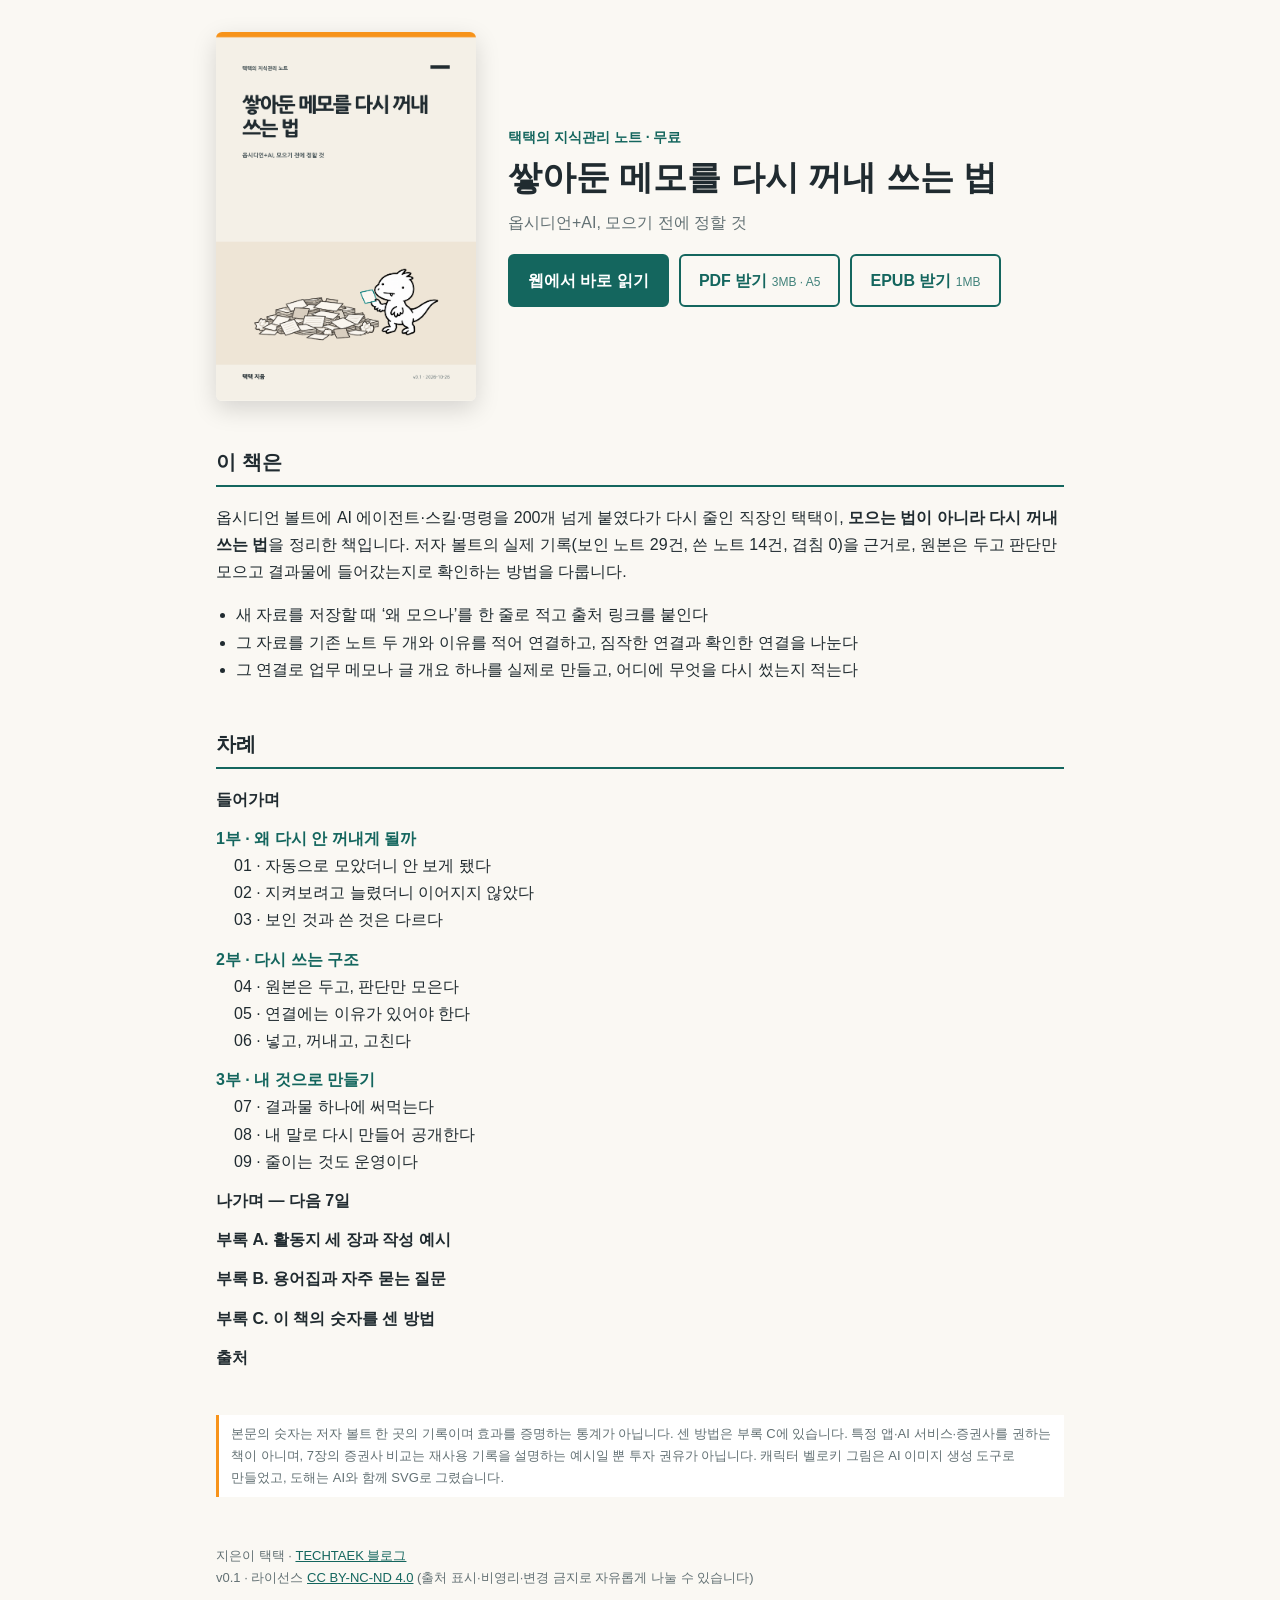
<file: index.html>
<!doctype html>
<html lang="ko">
<head>
<meta charset="utf-8">
<meta name="viewport" content="width=device-width, initial-scale=1">
<title>쌓아둔 메모를 다시 꺼내 쓰는 법</title>
<meta name="description" content="메모와 AI 대화는 쌓이는데 다시 꺼내 쓴 적은 별로 없는 사람을 위한 무료 전자책. 옵시디언+AI로 모으기 전에 목적을 적고, 이유 있는 연결을 만들고, 실제 결과물에 다시 쓰는 법.">
<meta property="og:title" content="쌓아둔 메모를 다시 꺼내 쓰는 법">
<meta property="og:description" content="옵시디언+AI, 모으기 전에 정할 것">
<meta property="og:image" content="assets/cover.png">
<style>
:root { --ink:#202b30; --muted:#637174; --brand:#14665e; --accent:#f7931a; --paper:#faf8f3; --line:#d9d2c3; }
* { box-sizing: border-box; }
body { margin:0; background:var(--paper); color:var(--ink);
  font-family:"Nanum Gothic","Apple SD Gothic Neo","Noto Sans KR",sans-serif; line-height:1.7; word-break:keep-all; }
main { max-width:880px; margin:0 auto; padding:32px 16px 64px; }
.hero { display:grid; grid-template-columns:minmax(0,260px) 1fr; gap:32px; align-items:center; }
.hero img { width:100%; border-radius:6px; box-shadow:0 8px 24px rgba(0,0,0,.15); }
.kicker { color:var(--brand); font-weight:800; font-size:14px; }
h1 { font-size:34px; line-height:1.25; margin:6px 0 10px; }
.sub { color:var(--muted); margin:0 0 18px; }
.btns { display:flex; flex-wrap:wrap; gap:10px; }
.btn { display:inline-block; padding:11px 18px; border-radius:6px; text-decoration:none; font-weight:800; border:2px solid var(--brand); color:var(--brand); }
.btn.primary { background:var(--brand); color:#fff; }
.size { font-weight:400; font-size:12px; opacity:.8; }
section { margin-top:44px; }
h2 { font-size:20px; border-bottom:2px solid var(--brand); padding-bottom:6px; }
ul.promise { padding-left:20px; }
ul.toc { list-style:none; padding:0; }
ul.toc li.part { font-weight:800; color:var(--brand); margin-top:12px; }
ul.toc li.chapter { padding-left:18px; }
ul.toc li.plain { font-weight:700; margin-top:12px; }
.note { font-size:13px; color:var(--muted); border-left:3px solid var(--accent); padding:8px 12px; background:#fff; }
footer { margin-top:48px; font-size:13px; color:var(--muted); }
a { color:var(--brand); }
@media (max-width:640px) { .hero { grid-template-columns:1fr; } .hero img { max-width:240px; } h1 { font-size:28px; } }
</style>
</head>
<body>
<main>
<div class="hero">
  <img src="assets/cover.png" alt="쌓아둔 메모를 다시 꺼내 쓰는 법 표지">
  <div>
    <div class="kicker">택택의 지식관리 노트 · 무료</div>
    <h1>쌓아둔 메모를 다시 꺼내 쓰는 법</h1>
    <p class="sub">옵시디언+AI, 모으기 전에 정할 것</p>
    <div class="btns">
      <a class="btn primary" href="read/">웹에서 바로 읽기</a>
      <a class="btn" href="https://github.com/techtaek77/obsidian-ai-book/releases/latest/download/obsidian-ai-book.pdf">PDF 받기 <span class="size">3MB · A5</span></a>
      <a class="btn" href="https://github.com/techtaek77/obsidian-ai-book/releases/latest/download/obsidian-ai-book.epub">EPUB 받기 <span class="size">1MB</span></a>
    </div>
  </div>
</div>

<section>
<h2>이 책은</h2>
<p>옵시디언 볼트에 AI 에이전트·스킬·명령을 200개 넘게 붙였다가 다시 줄인 직장인 택택이, <strong>모으는 법이 아니라 다시 꺼내 쓰는 법</strong>을 정리한 책입니다.
저자 볼트의 실제 기록(보인 노트 29건, 쓴 노트 14건, 겹침 0)을 근거로, 원본은 두고 판단만 모으고 결과물에 들어갔는지로 확인하는 방법을 다룹니다.</p>
<ul class="promise">
<li>새 자료를 저장할 때 ‘왜 모으나’를 한 줄로 적고 출처 링크를 붙인다</li>
<li>그 자료를 기존 노트 두 개와 이유를 적어 연결하고, 짐작한 연결과 확인한 연결을 나눈다</li>
<li>그 연결로 업무 메모나 글 개요 하나를 실제로 만들고, 어디에 무엇을 다시 썼는지 적는다</li>
</ul>
</section>

<section>
<h2>차례</h2>
<ul class="toc">
<li class="plain">들어가며</li>
<li class="part">1부 · 왜 다시 안 꺼내게 될까</li>
<li class="chapter">01 · 자동으로 모았더니 안 보게 됐다</li>
<li class="chapter">02 · 지켜보려고 늘렸더니 이어지지 않았다</li>
<li class="chapter">03 · 보인 것과 쓴 것은 다르다</li>
<li class="part">2부 · 다시 쓰는 구조</li>
<li class="chapter">04 · 원본은 두고, 판단만 모은다</li>
<li class="chapter">05 · 연결에는 이유가 있어야 한다</li>
<li class="chapter">06 · 넣고, 꺼내고, 고친다</li>
<li class="part">3부 · 내 것으로 만들기</li>
<li class="chapter">07 · 결과물 하나에 써먹는다</li>
<li class="chapter">08 · 내 말로 다시 만들어 공개한다</li>
<li class="chapter">09 · 줄이는 것도 운영이다</li>
<li class="plain">나가며 — 다음 7일</li>
<li class="plain">부록 A. 활동지 세 장과 작성 예시</li>
<li class="plain">부록 B. 용어집과 자주 묻는 질문</li>
<li class="plain">부록 C. 이 책의 숫자를 센 방법</li>
<li class="plain">출처</li>
</ul>
</section>

<section>
<p class="note">본문의 숫자는 저자 볼트 한 곳의 기록이며 효과를 증명하는 통계가 아닙니다. 센 방법은 부록 C에 있습니다.
특정 앱·AI 서비스·증권사를 권하는 책이 아니며, 7장의 증권사 비교는 재사용 기록을 설명하는 예시일 뿐 투자 권유가 아닙니다.
캐릭터 벨로키 그림은 AI 이미지 생성 도구로 만들었고, 도해는 AI와 함께 SVG로 그렸습니다.</p>
</section>

<footer>
<p>지은이 택택 · <a href="https://techtaek.com/">TECHTAEK 블로그</a><br>
v0.1 · 라이선스 <a href="LICENSE.md">CC BY-NC-ND 4.0</a> (출처 표시·비영리·변경 금지로 자유롭게 나눌 수 있습니다)</p>
</footer>
</main>
</body>
</html>
</file>
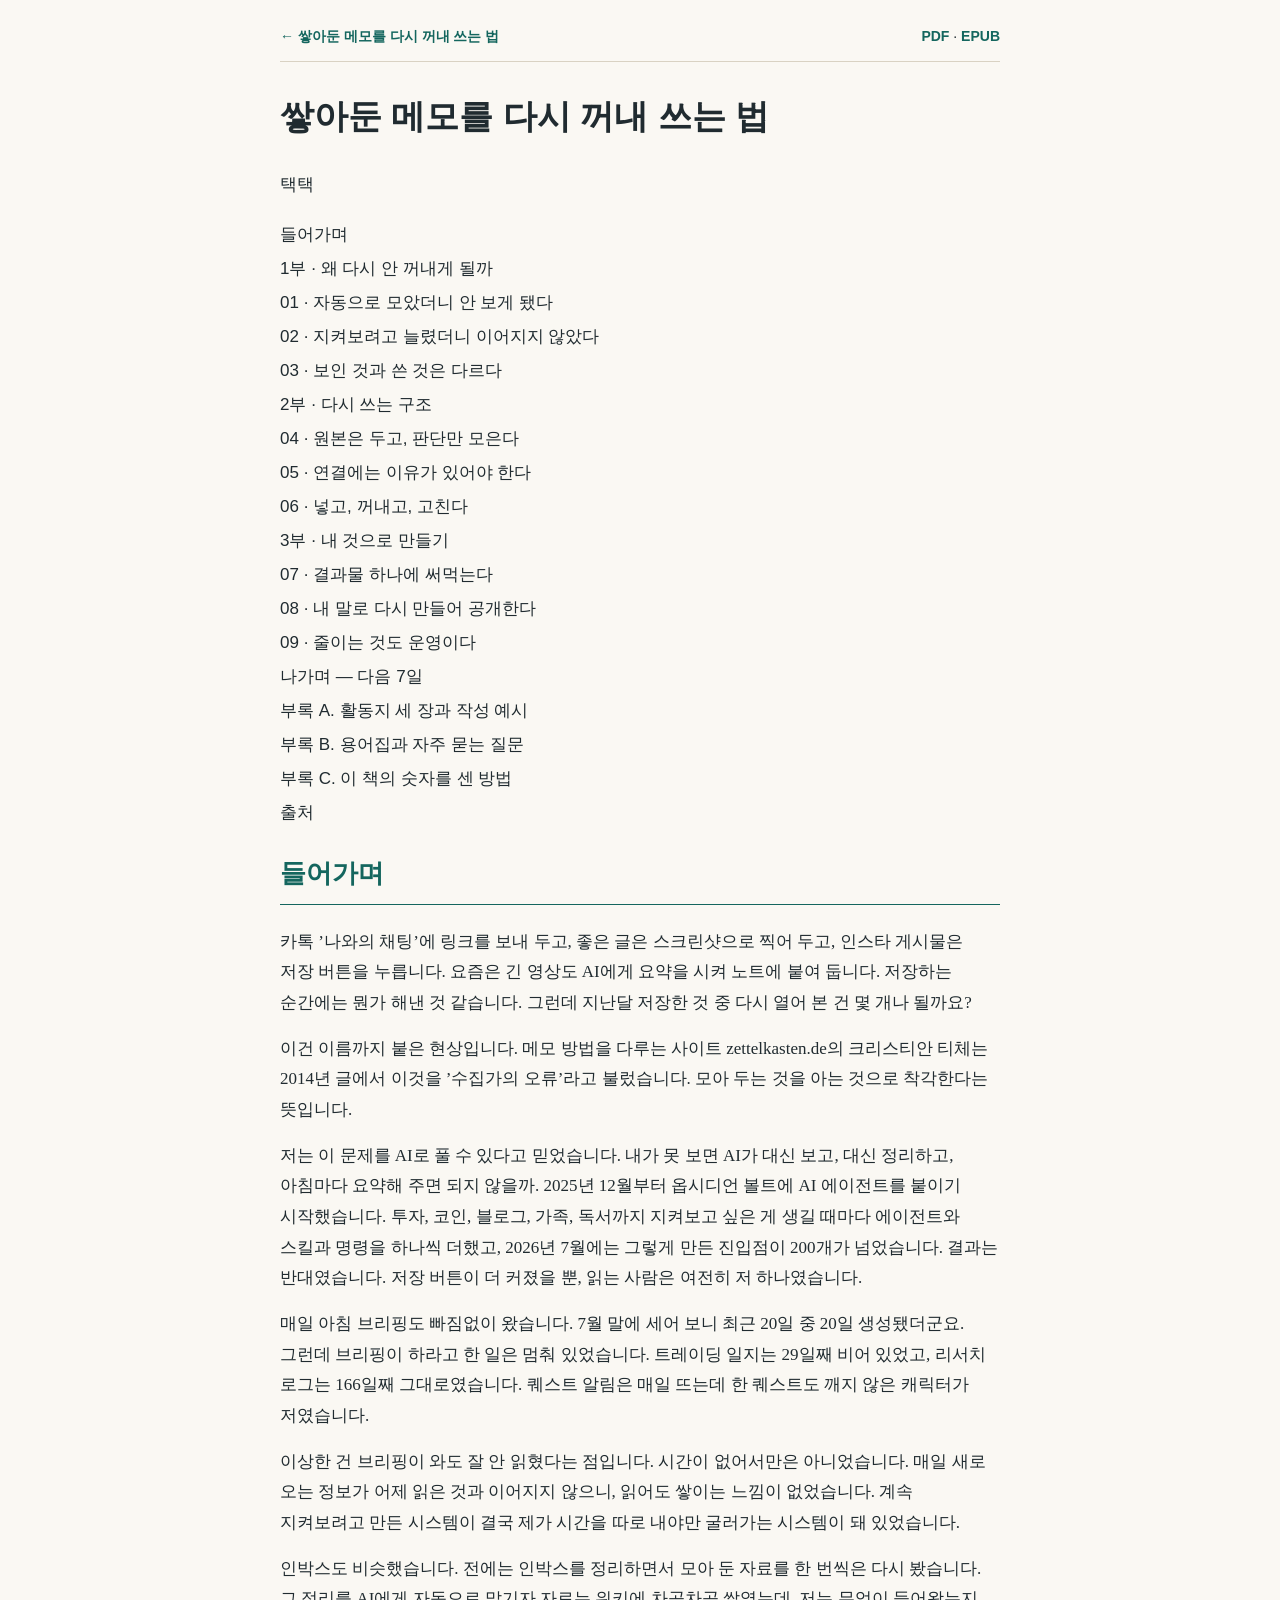
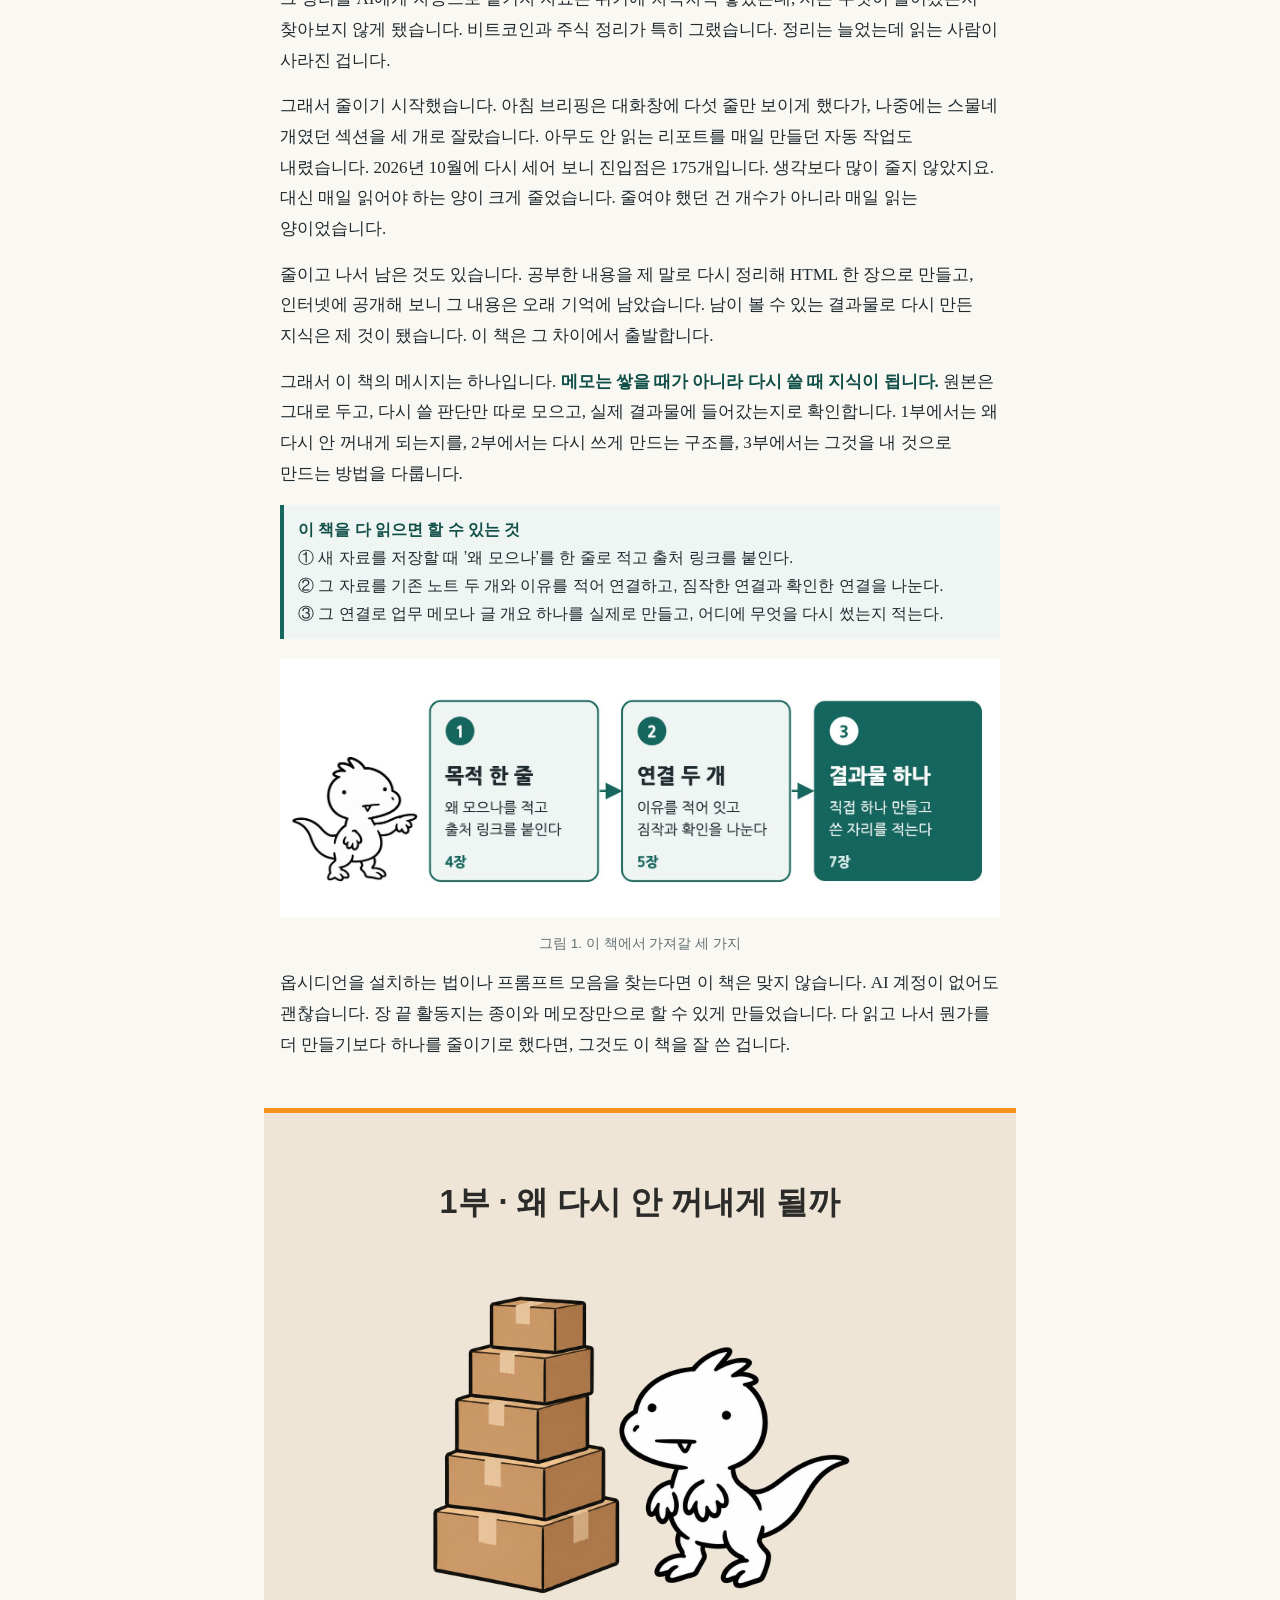
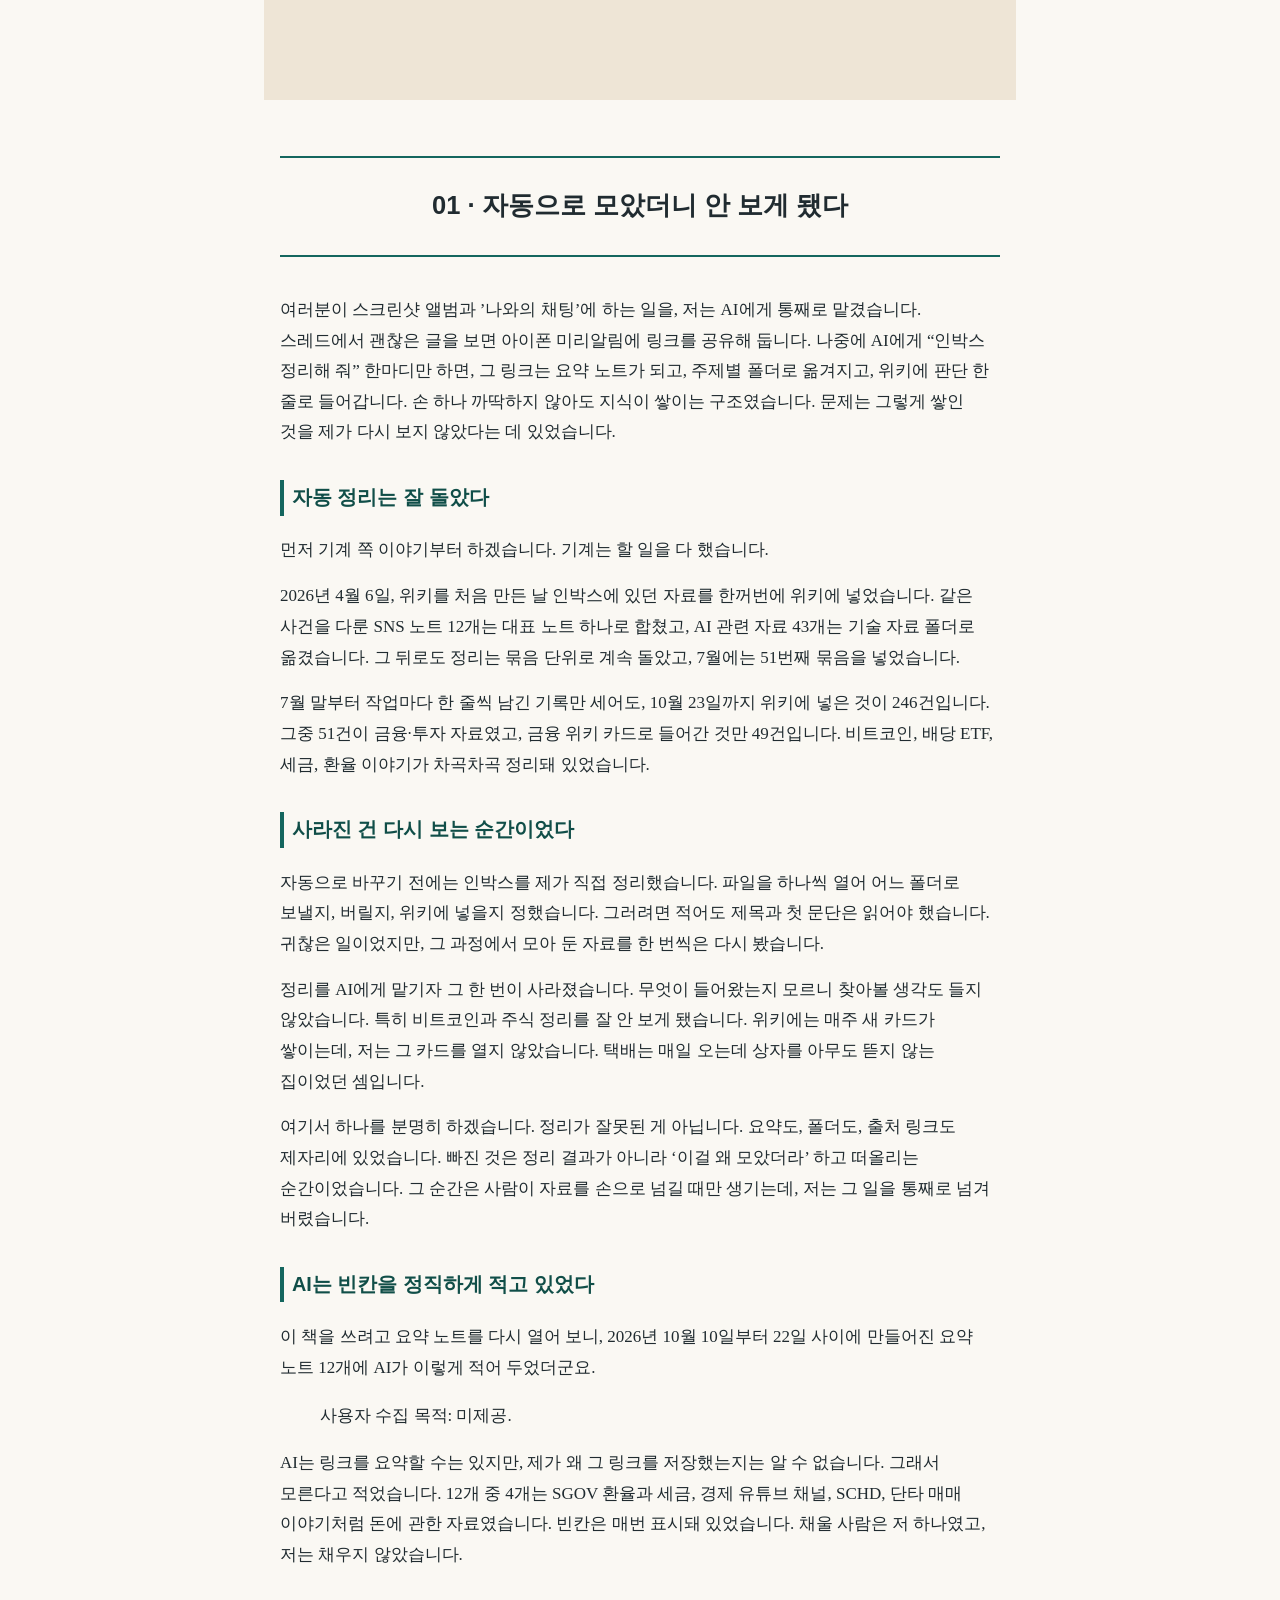
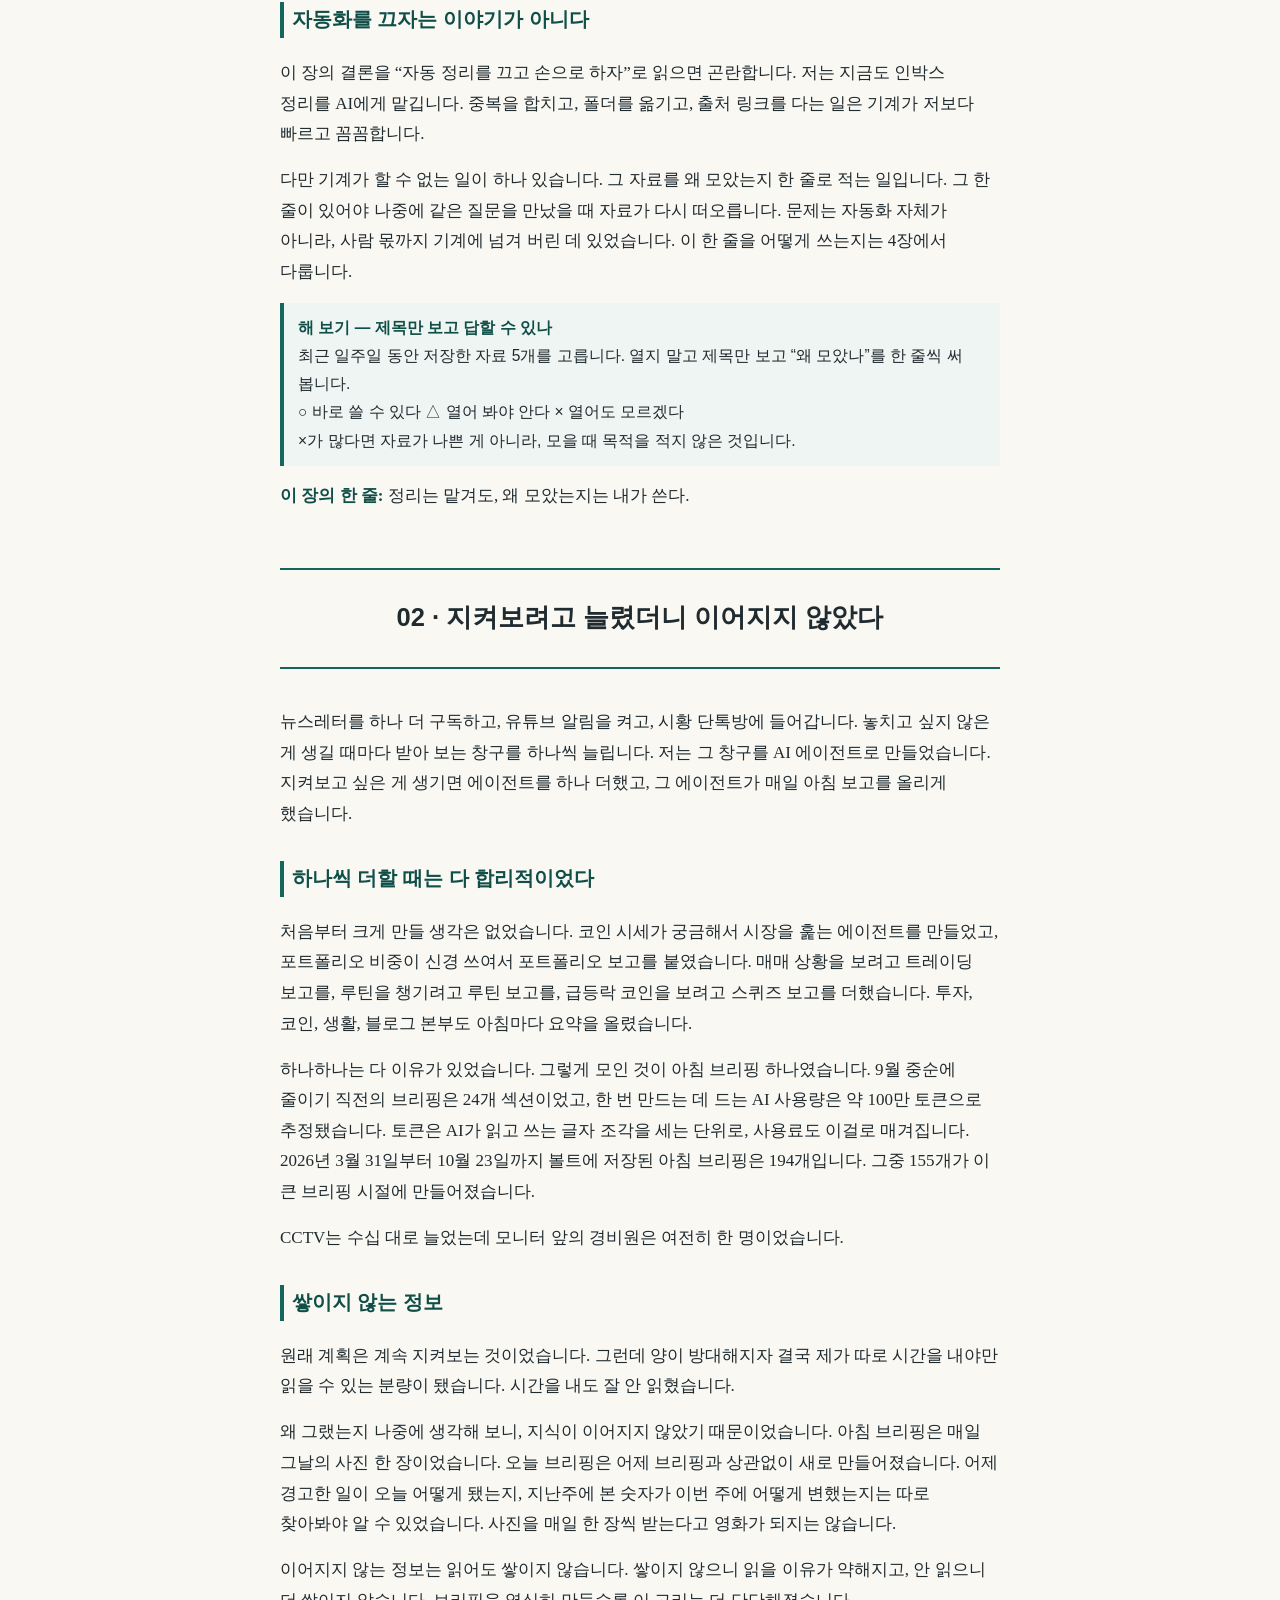
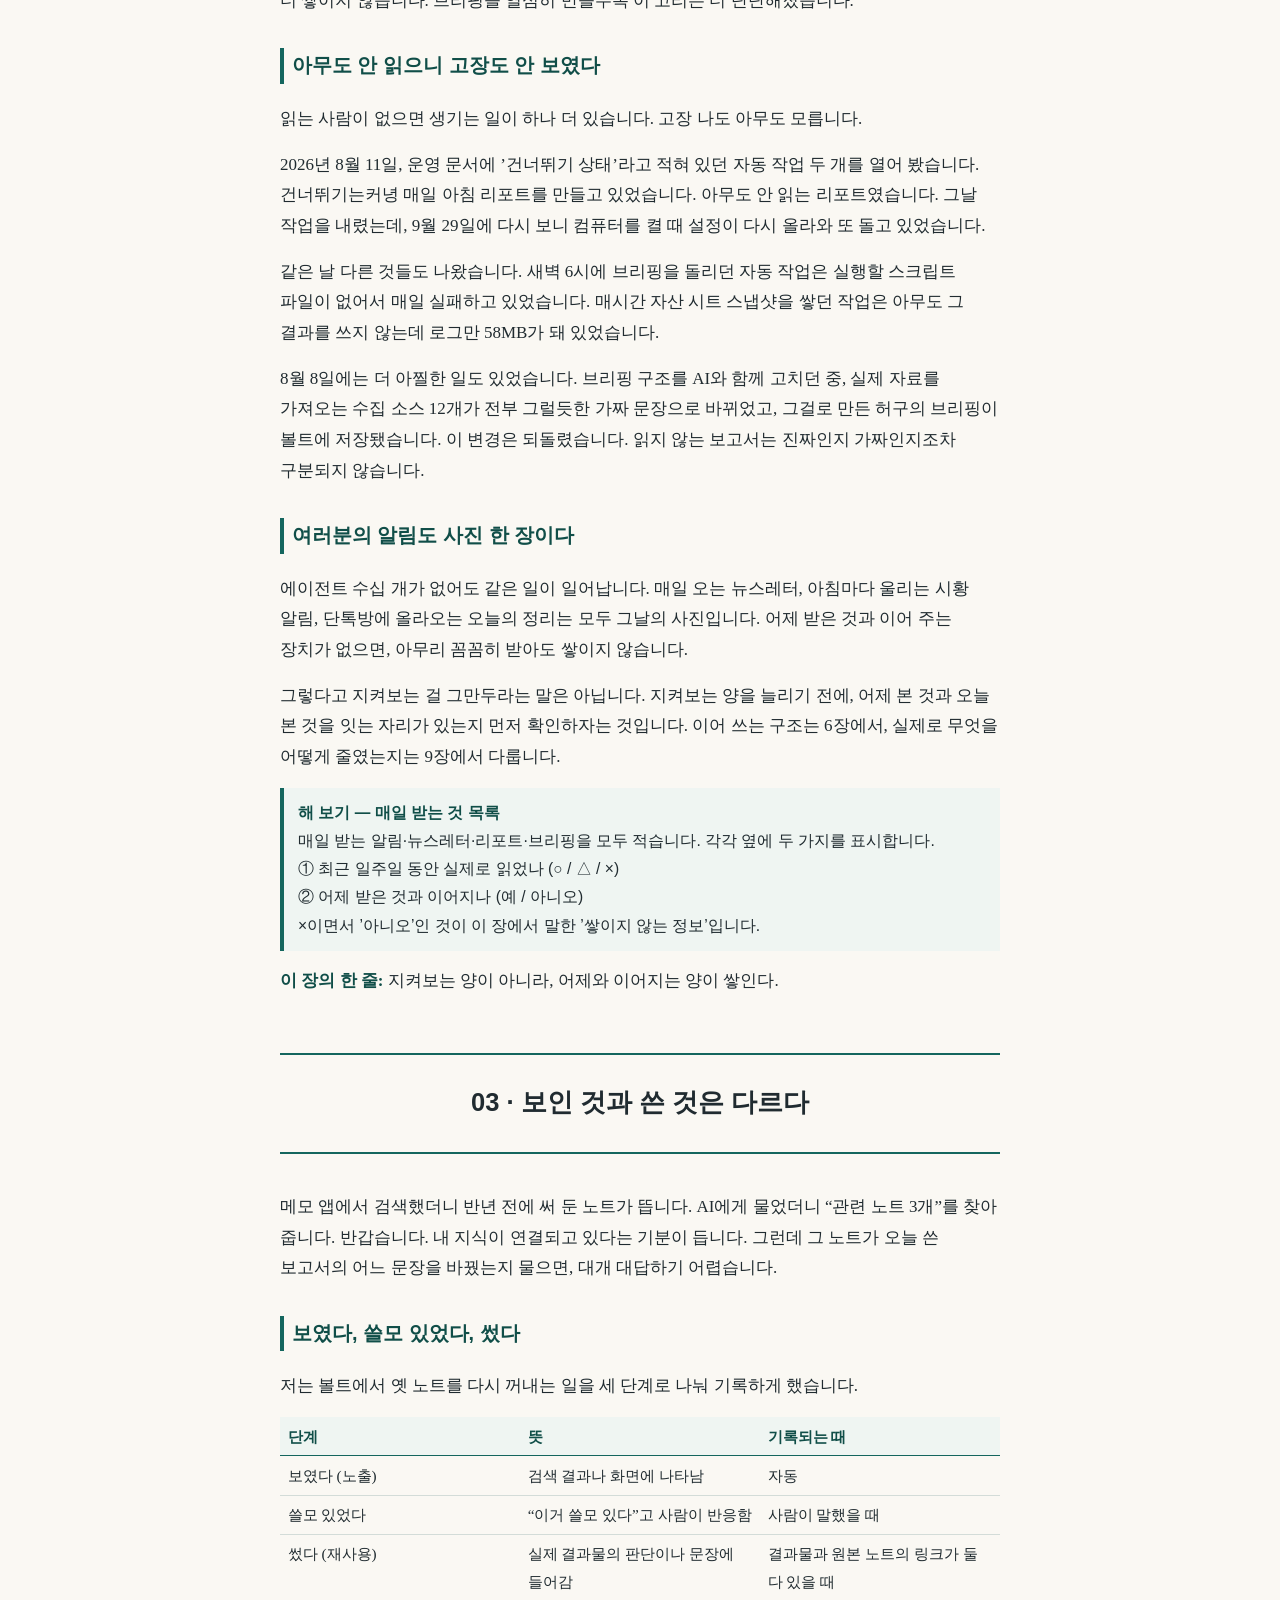
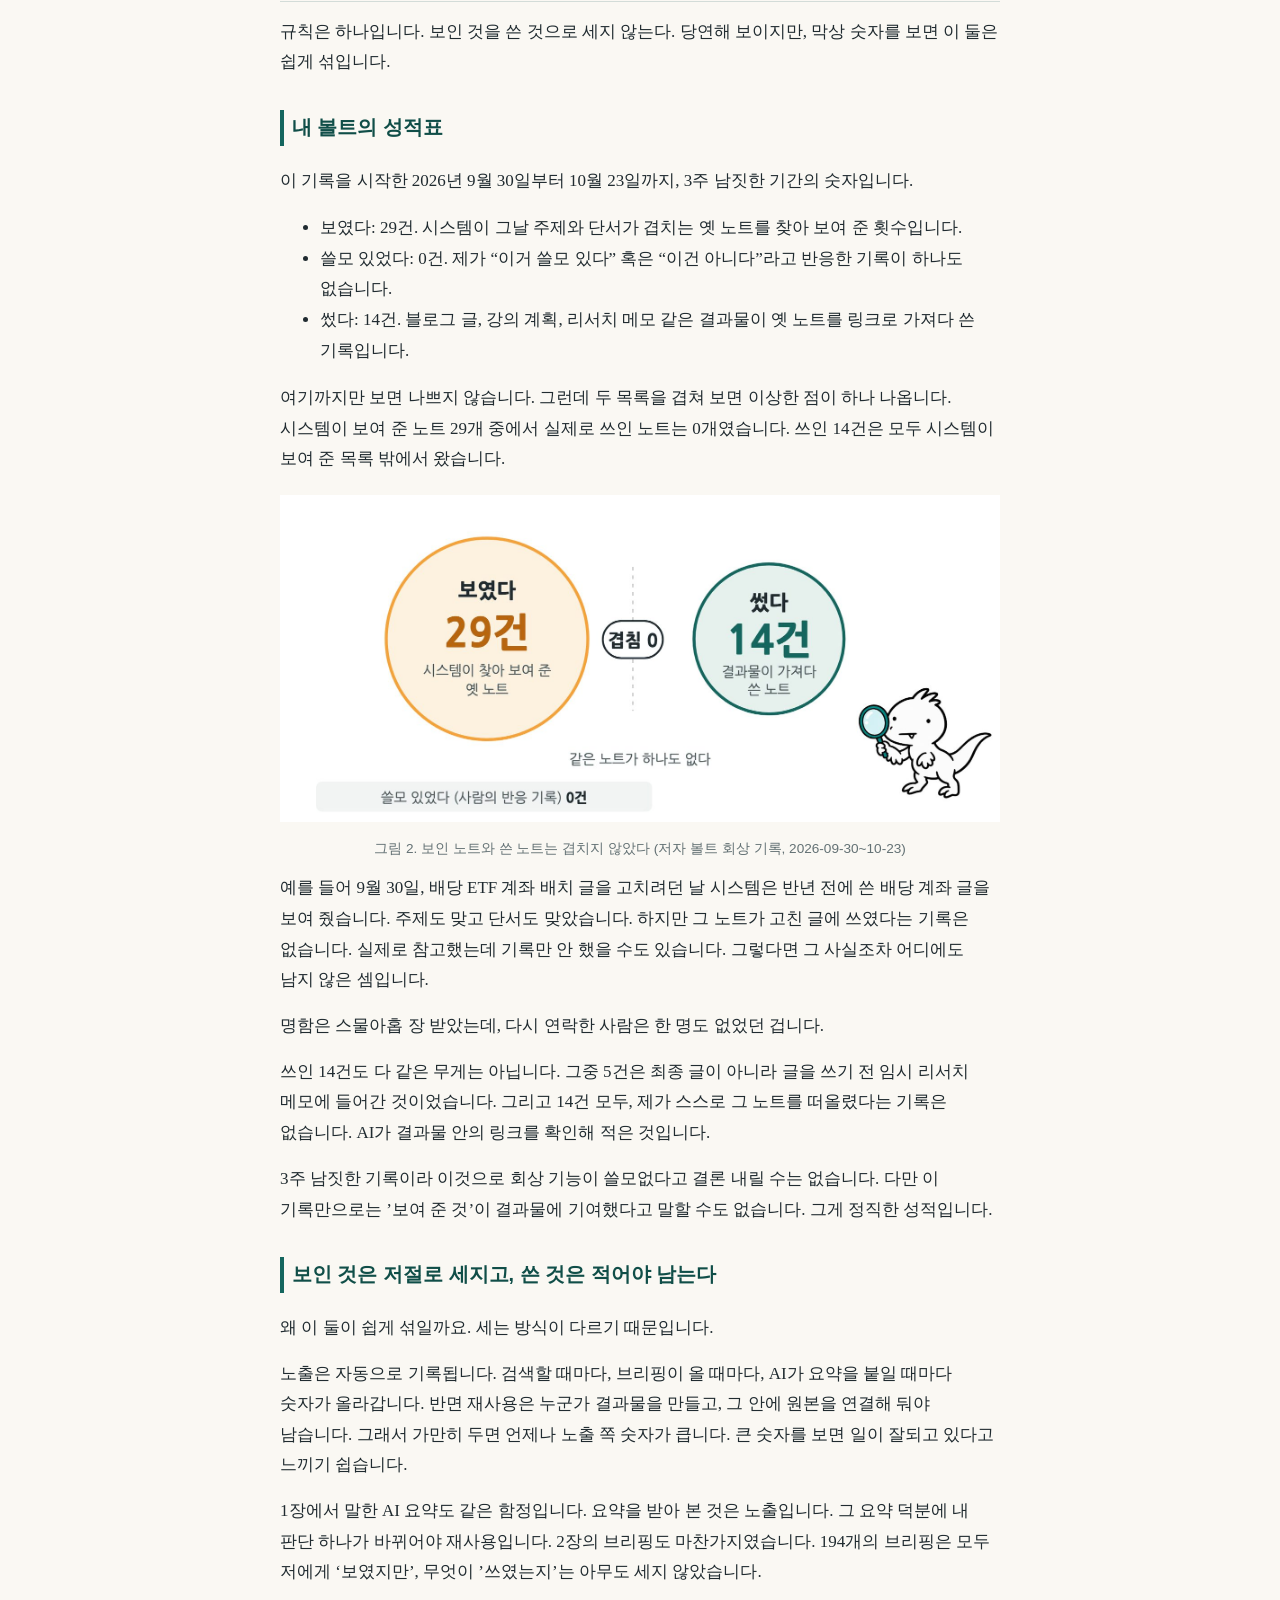
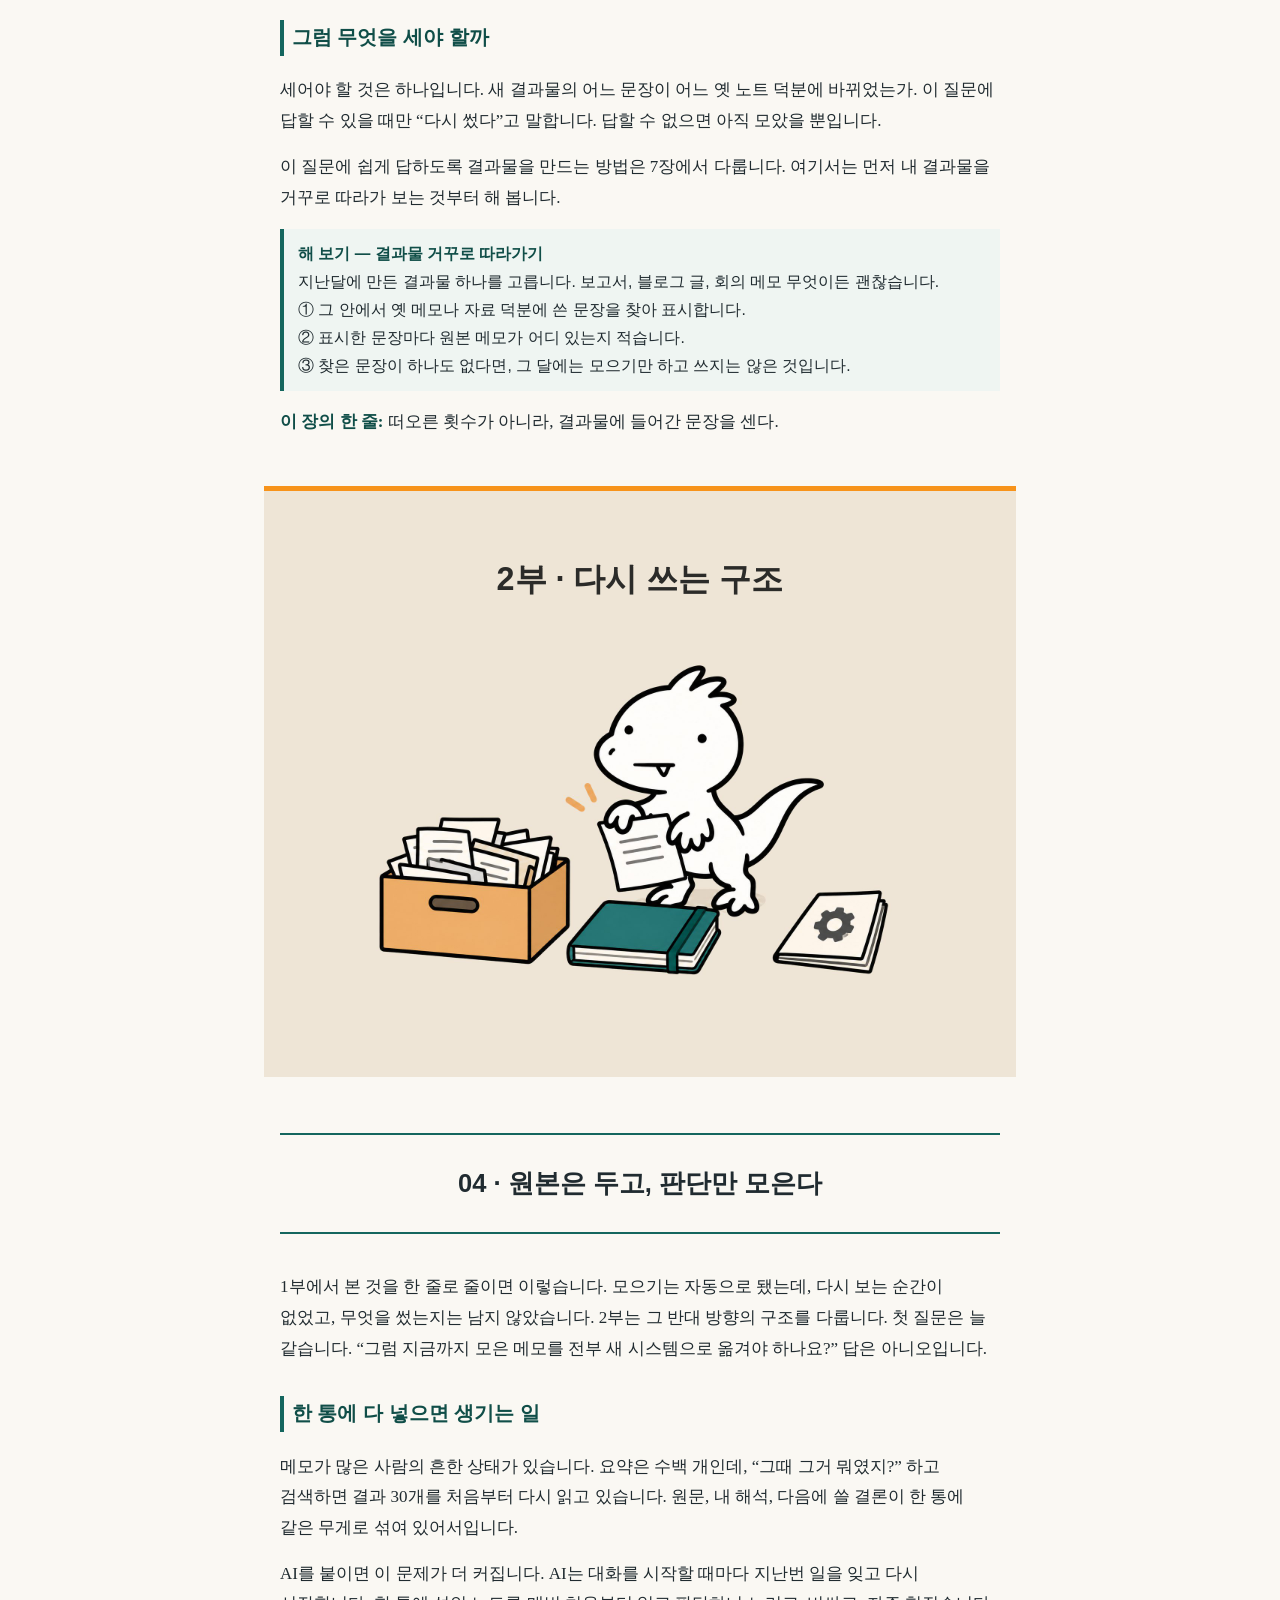
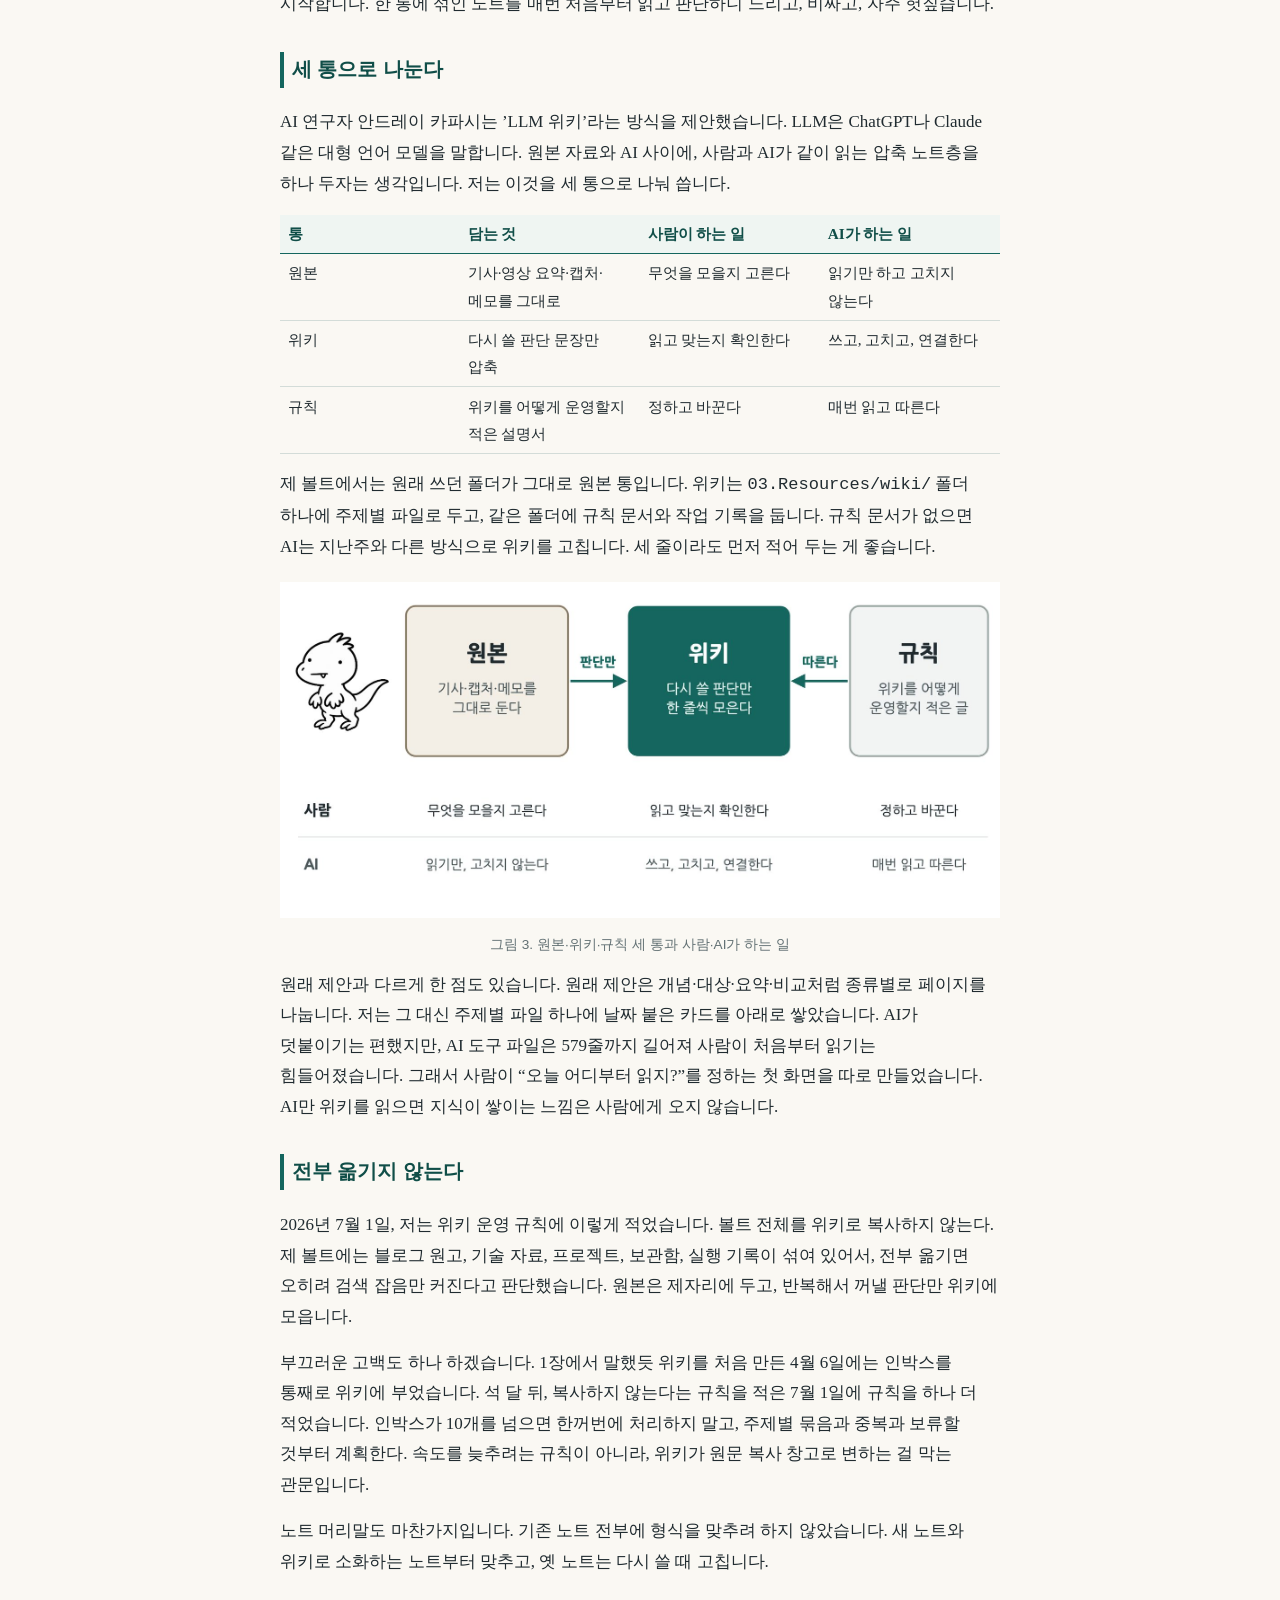
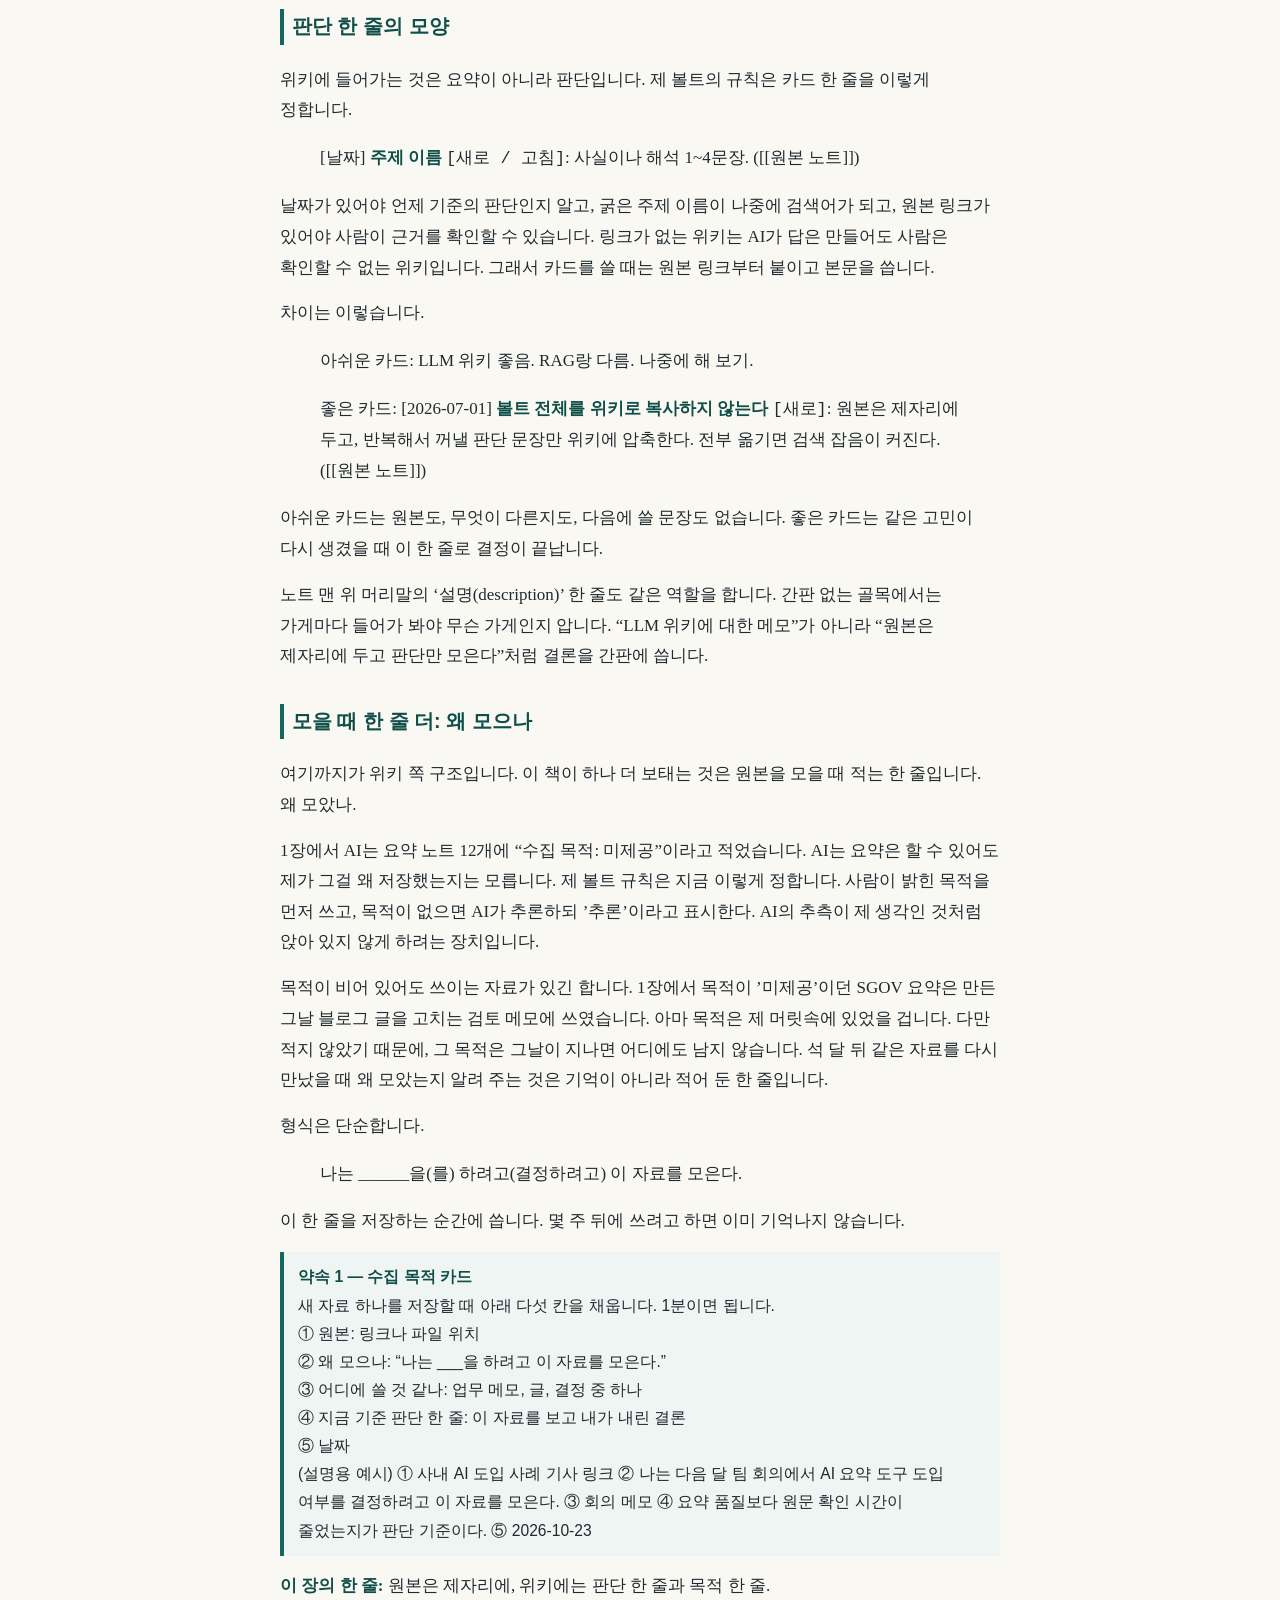
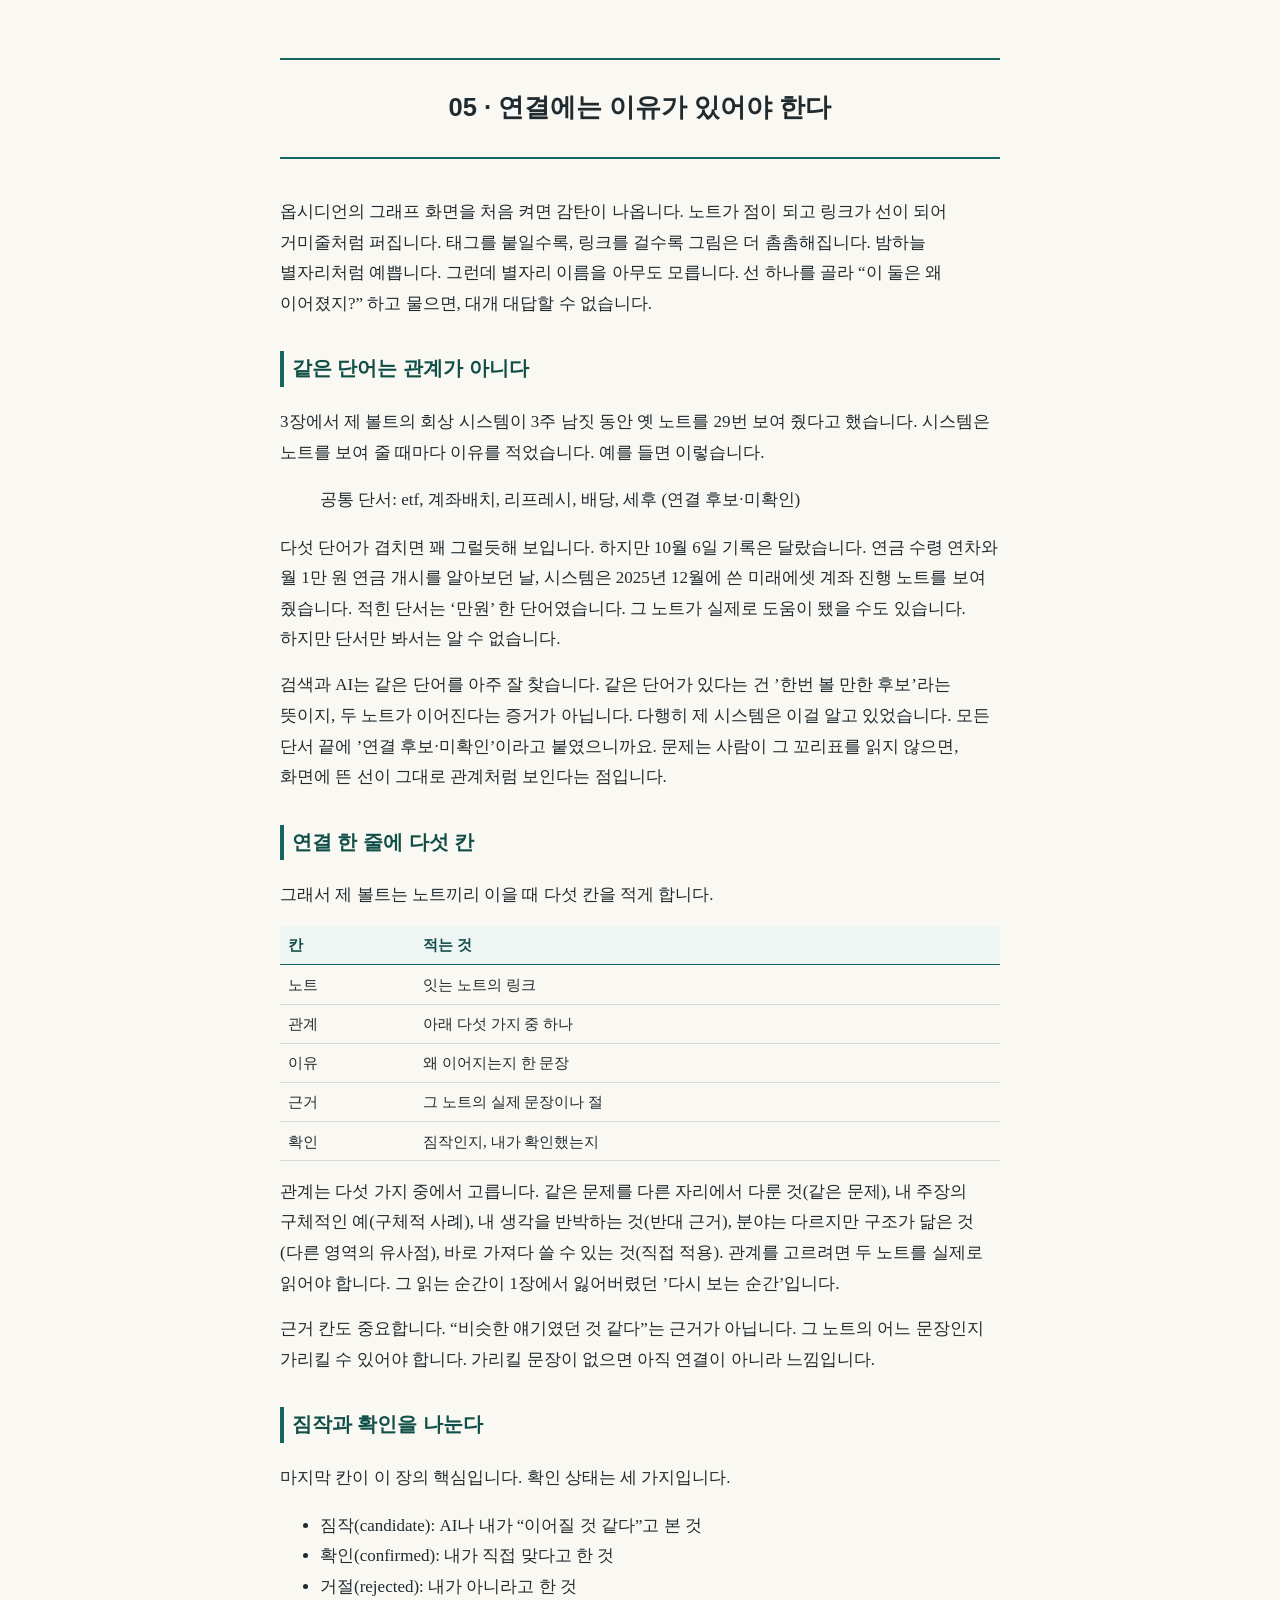
<file: read/index.html>
<!DOCTYPE html>
<html xmlns="http://www.w3.org/1999/xhtml" lang="ko" xml:lang="ko">
<head>
  <meta charset="utf-8" />
  <meta name="generator" content="pandoc" />
  <meta name="viewport" content="width=device-width, initial-scale=1.0, user-scalable=yes" />
  <meta name="author" content="택택" />
  <meta name="description" content="메모와 AI 대화는 쌓이는데 다시 꺼내 쓴 적은 별로 없는 사람을 위한 책. AI 에이전트·스킬·명령을 200개 넘게 붙였다가 줄인 직장인이, 자료 하나에 목적을 적고 이유 있는 연결을 만들어 실제 결과물에 다시 쓰는 방법을 정리했다." />
  <title>쌓아둔 메모를 다시 꺼내 쓰는 법</title>
  <style>
    /* Default styles provided by pandoc.
    ** See https://pandoc.org/MANUAL.html#variables-for-html for config info.
    */
    span.smallcaps{font-variant: small-caps;}
    div.columns{display: flex; gap: min(4vw, 1.5em);}
    div.column{flex: auto; overflow-x: auto;}
    div.hanging-indent{margin-left: 1.5em; text-indent: -1.5em;}
    /* The extra [class] is a hack that increases specificity enough to
       override a similar rule in reveal.js */
    ul.task-list[class]{list-style: none;}
    ul.task-list li input[type="checkbox"] {
      font-size: inherit;
      width: 0.8em;
      margin: 0 0.8em 0.2em -1.6em;
      vertical-align: middle;
    }
    .display.math{display: block; text-align: center; margin: 0.5rem auto;}
  </style>
  <link rel="stylesheet" href="book.css" />
</head>
<body>
<div class="topbar"><a href="../">← 쌓아둔 메모를 다시 꺼내 쓰는 법</a><span><a href="https://github.com/techtaek77/obsidian-ai-book/releases/latest/download/obsidian-ai-book.pdf">PDF</a> · <a href="https://github.com/techtaek77/obsidian-ai-book/releases/latest/download/obsidian-ai-book.epub">EPUB</a></span></div>
<header id="title-block-header">
<h1 class="title">쌓아둔 메모를 다시 꺼내 쓰는 법</h1>
<p class="author">택택</p>
</header>
<nav id="TOC" role="doc-toc">
<ul>
<li><a href="#들어가며" id="toc-들어가며">들어가며</a></li>
<li><a href="#부-왜-다시-안-꺼내게-될까"
id="toc-부-왜-다시-안-꺼내게-될까">1부 · 왜 다시 안 꺼내게 될까</a></li>
<li><a href="#자동으로-모았더니-안-보게-됐다"
id="toc-자동으로-모았더니-안-보게-됐다">01 · 자동으로 모았더니 안 보게
됐다</a></li>
<li><a href="#지켜보려고-늘렸더니-이어지지-않았다"
id="toc-지켜보려고-늘렸더니-이어지지-않았다">02 · 지켜보려고 늘렸더니
이어지지 않았다</a></li>
<li><a href="#보인-것과-쓴-것은-다르다"
id="toc-보인-것과-쓴-것은-다르다">03 · 보인 것과 쓴 것은 다르다</a></li>
<li><a href="#부-다시-쓰는-구조" id="toc-부-다시-쓰는-구조">2부 · 다시
쓰는 구조</a></li>
<li><a href="#원본은-두고-판단만-모은다"
id="toc-원본은-두고-판단만-모은다">04 · 원본은 두고, 판단만
모은다</a></li>
<li><a href="#연결에는-이유가-있어야-한다"
id="toc-연결에는-이유가-있어야-한다">05 · 연결에는 이유가 있어야
한다</a></li>
<li><a href="#넣고-꺼내고-고친다" id="toc-넣고-꺼내고-고친다">06 · 넣고,
꺼내고, 고친다</a></li>
<li><a href="#부-내-것으로-만들기" id="toc-부-내-것으로-만들기">3부 · 내
것으로 만들기</a></li>
<li><a href="#결과물-하나에-써먹는다" id="toc-결과물-하나에-써먹는다">07
· 결과물 하나에 써먹는다</a></li>
<li><a href="#내-말로-다시-만들어-공개한다"
id="toc-내-말로-다시-만들어-공개한다">08 · 내 말로 다시 만들어
공개한다</a></li>
<li><a href="#줄이는-것도-운영이다" id="toc-줄이는-것도-운영이다">09 ·
줄이는 것도 운영이다</a></li>
<li><a href="#나가며-다음-7일" id="toc-나가며-다음-7일">나가며 — 다음
7일</a></li>
<li><a href="#부록-a.-활동지-세-장과-작성-예시"
id="toc-부록-a.-활동지-세-장과-작성-예시">부록 A. 활동지 세 장과 작성
예시</a></li>
<li><a href="#부록-b.-용어집과-자주-묻는-질문"
id="toc-부록-b.-용어집과-자주-묻는-질문">부록 B. 용어집과 자주 묻는
질문</a></li>
<li><a href="#부록-c.-이-책의-숫자를-센-방법"
id="toc-부록-c.-이-책의-숫자를-센-방법">부록 C. 이 책의 숫자를 센
방법</a></li>
<li><a href="#출처" id="toc-출처">출처</a></li>
</ul>
</nav>
<h2 class="front" id="들어가며">들어가며</h2>
<p>카톡 ’나와의 채팅’에 링크를 보내 두고, 좋은 글은 스크린샷으로 찍어
두고, 인스타 게시물은 저장 버튼을 누릅니다. 요즘은 긴 영상도 AI에게
요약을 시켜 노트에 붙여 둡니다. 저장하는 순간에는 뭔가 해낸 것 같습니다.
그런데 지난달 저장한 것 중 다시 열어 본 건 몇 개나 될까요?</p>
<p>이건 이름까지 붙은 현상입니다. 메모 방법을 다루는 사이트
zettelkasten.de의 크리스티안 티체는 2014년 글에서 이것을 ’수집가의
오류’라고 불렀습니다. 모아 두는 것을 아는 것으로 착각한다는
뜻입니다.</p>
<p>저는 이 문제를 AI로 풀 수 있다고 믿었습니다. 내가 못 보면 AI가 대신
보고, 대신 정리하고, 아침마다 요약해 주면 되지 않을까. 2025년 12월부터
옵시디언 볼트에 AI 에이전트를 붙이기 시작했습니다. 투자, 코인, 블로그,
가족, 독서까지 지켜보고 싶은 게 생길 때마다 에이전트와 스킬과 명령을
하나씩 더했고, 2026년 7월에는 그렇게 만든 진입점이 200개가 넘었습니다.
결과는 반대였습니다. 저장 버튼이 더 커졌을 뿐, 읽는 사람은 여전히 저
하나였습니다.</p>
<p>매일 아침 브리핑도 빠짐없이 왔습니다. 7월 말에 세어 보니 최근 20일 중
20일 생성됐더군요. 그런데 브리핑이 하라고 한 일은 멈춰 있었습니다.
트레이딩 일지는 29일째 비어 있었고, 리서치 로그는 166일째
그대로였습니다. 퀘스트 알림은 매일 뜨는데 한 퀘스트도 깨지 않은 캐릭터가
저였습니다.</p>
<p>이상한 건 브리핑이 와도 잘 안 읽혔다는 점입니다. 시간이 없어서만은
아니었습니다. 매일 새로 오는 정보가 어제 읽은 것과 이어지지 않으니,
읽어도 쌓이는 느낌이 없었습니다. 계속 지켜보려고 만든 시스템이 결국 제가
시간을 따로 내야만 굴러가는 시스템이 돼 있었습니다.</p>
<p>인박스도 비슷했습니다. 전에는 인박스를 정리하면서 모아 둔 자료를 한
번씩은 다시 봤습니다. 그 정리를 AI에게 자동으로 맡기자 자료는 위키에
차곡차곡 쌓였는데, 저는 무엇이 들어왔는지 찾아보지 않게 됐습니다.
비트코인과 주식 정리가 특히 그랬습니다. 정리는 늘었는데 읽는 사람이
사라진 겁니다.</p>
<p>그래서 줄이기 시작했습니다. 아침 브리핑은 대화창에 다섯 줄만 보이게
했다가, 나중에는 스물네 개였던 섹션을 세 개로 잘랐습니다. 아무도 안 읽는
리포트를 매일 만들던 자동 작업도 내렸습니다. 2026년 10월에 다시 세어
보니 진입점은 175개입니다. 생각보다 많이 줄지 않았지요. 대신 매일 읽어야
하는 양이 크게 줄었습니다. 줄여야 했던 건 개수가 아니라 매일 읽는
양이었습니다.</p>
<p>줄이고 나서 남은 것도 있습니다. 공부한 내용을 제 말로 다시 정리해
HTML 한 장으로 만들고, 인터넷에 공개해 보니 그 내용은 오래 기억에
남았습니다. 남이 볼 수 있는 결과물로 다시 만든 지식은 제 것이 됐습니다.
이 책은 그 차이에서 출발합니다.</p>
<p>그래서 이 책의 메시지는 하나입니다. <strong>메모는 쌓을 때가 아니라
다시 쓸 때 지식이 됩니다.</strong> 원본은 그대로 두고, 다시 쓸 판단만
따로 모으고, 실제 결과물에 들어갔는지로 확인합니다. 1부에서는 왜 다시 안
꺼내게 되는지를, 2부에서는 다시 쓰게 만드는 구조를, 3부에서는 그것을 내
것으로 만드는 방법을 다룹니다.</p>
<div class="box">
<p><strong>이 책을 다 읽으면 할 수 있는 것</strong><br />
① 새 자료를 저장할 때 ’왜 모으나’를 한 줄로 적고 출처 링크를
붙인다.<br />
② 그 자료를 기존 노트 두 개와 이유를 적어 연결하고, 짐작한 연결과 확인한
연결을 나눈다.<br />
③ 그 연결로 업무 메모나 글 개요 하나를 실제로 만들고, 어디에 무엇을 다시
썼는지 적는다.</p>
</div>
<div class="illustration">
<figure>
<img src="img/fig-01-three-things.jpg"
alt="이 책에서 가져갈 세 가지. 1 목적 한 줄: 왜 모으나를 적고 출처 링크를 붙인다(4장). 2 연결 두 개: 이유를 적어 잇고 짐작과 확인을 나눈다(5장). 3 결과물 하나: 직접 하나 만들고 쓴 자리를 적는다(7장). 벨로키가 첫 카드를 가리킨다." />
<figcaption aria-hidden="true">이 책에서 가져갈 세 가지. 1 목적 한 줄:
왜 모으나를 적고 출처 링크를 붙인다(4장). 2 연결 두 개: 이유를 적어 잇고
짐작과 확인을 나눈다(5장). 3 결과물 하나: 직접 하나 만들고 쓴 자리를
적는다(7장). 벨로키가 첫 카드를 가리킨다.</figcaption>
</figure>
<div class="caption">
<p>그림 1. 이 책에서 가져갈 세 가지</p>
</div>
</div>
<p>옵시디언을 설치하는 법이나 프롬프트 모음을 찾는다면 이 책은 맞지
않습니다. AI 계정이 없어도 괜찮습니다. 장 끝 활동지는 종이와
메모장만으로 할 수 있게 만들었습니다. 다 읽고 나서 뭔가를 더 만들기보다
하나를 줄이기로 했다면, 그것도 이 책을 잘 쓴 겁니다.</p>
<section id="부-왜-다시-안-꺼내게-될까" class="part part-page">
<h1 class="part">1부 · 왜 다시 안 꺼내게 될까</h1>
<p><img src="img/veloki-part-1-v2.jpg" class="part-art" /></p>
</section>
<h2 class="chapter" id="자동으로-모았더니-안-보게-됐다">01 · 자동으로
모았더니 안 보게 됐다</h2>
<p>여러분이 스크린샷 앨범과 ’나와의 채팅’에 하는 일을, 저는 AI에게
통째로 맡겼습니다. 스레드에서 괜찮은 글을 보면 아이폰 미리알림에 링크를
공유해 둡니다. 나중에 AI에게 “인박스 정리해 줘” 한마디만 하면, 그 링크는
요약 노트가 되고, 주제별 폴더로 옮겨지고, 위키에 판단 한 줄로
들어갑니다. 손 하나 까딱하지 않아도 지식이 쌓이는 구조였습니다. 문제는
그렇게 쌓인 것을 제가 다시 보지 않았다는 데 있었습니다.</p>
<h3 id="자동-정리는-잘-돌았다">자동 정리는 잘 돌았다</h3>
<p>먼저 기계 쪽 이야기부터 하겠습니다. 기계는 할 일을 다 했습니다.</p>
<p>2026년 4월 6일, 위키를 처음 만든 날 인박스에 있던 자료를 한꺼번에
위키에 넣었습니다. 같은 사건을 다룬 SNS 노트 12개는 대표 노트 하나로
합쳤고, AI 관련 자료 43개는 기술 자료 폴더로 옮겼습니다. 그 뒤로도
정리는 묶음 단위로 계속 돌았고, 7월에는 51번째 묶음을 넣었습니다.</p>
<p>7월 말부터 작업마다 한 줄씩 남긴 기록만 세어도, 10월 23일까지 위키에
넣은 것이 246건입니다. 그중 51건이 금융·투자 자료였고, 금융 위키 카드로
들어간 것만 49건입니다. 비트코인, 배당 ETF, 세금, 환율 이야기가 차곡차곡
정리돼 있었습니다.</p>
<h3 id="사라진-건-다시-보는-순간이었다">사라진 건 다시 보는
순간이었다</h3>
<p>자동으로 바꾸기 전에는 인박스를 제가 직접 정리했습니다. 파일을 하나씩
열어 어느 폴더로 보낼지, 버릴지, 위키에 넣을지 정했습니다. 그러려면
적어도 제목과 첫 문단은 읽어야 했습니다. 귀찮은 일이었지만, 그 과정에서
모아 둔 자료를 한 번씩은 다시 봤습니다.</p>
<p>정리를 AI에게 맡기자 그 한 번이 사라졌습니다. 무엇이 들어왔는지
모르니 찾아볼 생각도 들지 않았습니다. 특히 비트코인과 주식 정리를 잘 안
보게 됐습니다. 위키에는 매주 새 카드가 쌓이는데, 저는 그 카드를 열지
않았습니다. 택배는 매일 오는데 상자를 아무도 뜯지 않는 집이었던
셈입니다.</p>
<p>여기서 하나를 분명히 하겠습니다. 정리가 잘못된 게 아닙니다. 요약도,
폴더도, 출처 링크도 제자리에 있었습니다. 빠진 것은 정리 결과가 아니라
‘이걸 왜 모았더라’ 하고 떠올리는 순간이었습니다. 그 순간은 사람이 자료를
손으로 넘길 때만 생기는데, 저는 그 일을 통째로 넘겨 버렸습니다.</p>
<h3 id="ai는-빈칸을-정직하게-적고-있었다">AI는 빈칸을 정직하게 적고
있었다</h3>
<p>이 책을 쓰려고 요약 노트를 다시 열어 보니, 2026년 10월 10일부터 22일
사이에 만들어진 요약 노트 12개에 AI가 이렇게 적어 두었더군요.</p>
<blockquote>
<p>사용자 수집 목적: 미제공.</p>
</blockquote>
<p>AI는 링크를 요약할 수는 있지만, 제가 왜 그 링크를 저장했는지는 알 수
없습니다. 그래서 모른다고 적었습니다. 12개 중 4개는 SGOV 환율과 세금,
경제 유튜브 채널, SCHD, 단타 매매 이야기처럼 돈에 관한 자료였습니다.
빈칸은 매번 표시돼 있었습니다. 채울 사람은 저 하나였고, 저는 채우지
않았습니다.</p>
<h3 id="자동화를-끄자는-이야기가-아니다">자동화를 끄자는 이야기가
아니다</h3>
<p>이 장의 결론을 “자동 정리를 끄고 손으로 하자”로 읽으면 곤란합니다.
저는 지금도 인박스 정리를 AI에게 맡깁니다. 중복을 합치고, 폴더를 옮기고,
출처 링크를 다는 일은 기계가 저보다 빠르고 꼼꼼합니다.</p>
<p>다만 기계가 할 수 없는 일이 하나 있습니다. 그 자료를 왜 모았는지 한
줄로 적는 일입니다. 그 한 줄이 있어야 나중에 같은 질문을 만났을 때
자료가 다시 떠오릅니다. 문제는 자동화 자체가 아니라, 사람 몫까지 기계에
넘겨 버린 데 있었습니다. 이 한 줄을 어떻게 쓰는지는 4장에서
다룹니다.</p>
<div class="box">
<p><strong>해 보기 — 제목만 보고 답할 수 있나</strong><br />
최근 일주일 동안 저장한 자료 5개를 고릅니다. 열지 말고 제목만 보고 “왜
모았나”를 한 줄씩 써 봅니다.<br />
○ 바로 쓸 수 있다 △ 열어 봐야 안다 × 열어도 모르겠다<br />
×가 많다면 자료가 나쁜 게 아니라, 모을 때 목적을 적지 않은 것입니다.</p>
</div>
<p><strong>이 장의 한 줄:</strong> 정리는 맡겨도, 왜 모았는지는 내가
쓴다.</p>
<h2 class="chapter" id="지켜보려고-늘렸더니-이어지지-않았다">02 ·
지켜보려고 늘렸더니 이어지지 않았다</h2>
<p>뉴스레터를 하나 더 구독하고, 유튜브 알림을 켜고, 시황 단톡방에
들어갑니다. 놓치고 싶지 않은 게 생길 때마다 받아 보는 창구를 하나씩
늘립니다. 저는 그 창구를 AI 에이전트로 만들었습니다. 지켜보고 싶은 게
생기면 에이전트를 하나 더했고, 그 에이전트가 매일 아침 보고를 올리게
했습니다.</p>
<h3 id="하나씩-더할-때는-다-합리적이었다">하나씩 더할 때는 다
합리적이었다</h3>
<p>처음부터 크게 만들 생각은 없었습니다. 코인 시세가 궁금해서 시장을
훑는 에이전트를 만들었고, 포트폴리오 비중이 신경 쓰여서 포트폴리오
보고를 붙였습니다. 매매 상황을 보려고 트레이딩 보고를, 루틴을 챙기려고
루틴 보고를, 급등락 코인을 보려고 스퀴즈 보고를 더했습니다. 투자, 코인,
생활, 블로그 본부도 아침마다 요약을 올렸습니다.</p>
<p>하나하나는 다 이유가 있었습니다. 그렇게 모인 것이 아침 브리핑
하나였습니다. 9월 중순에 줄이기 직전의 브리핑은 24개 섹션이었고, 한 번
만드는 데 드는 AI 사용량은 약 100만 토큰으로 추정됐습니다. 토큰은 AI가
읽고 쓰는 글자 조각을 세는 단위로, 사용료도 이걸로 매겨집니다. 2026년
3월 31일부터 10월 23일까지 볼트에 저장된 아침 브리핑은 194개입니다. 그중
155개가 이 큰 브리핑 시절에 만들어졌습니다.</p>
<p>CCTV는 수십 대로 늘었는데 모니터 앞의 경비원은 여전히 한
명이었습니다.</p>
<h3 id="쌓이지-않는-정보">쌓이지 않는 정보</h3>
<p>원래 계획은 계속 지켜보는 것이었습니다. 그런데 양이 방대해지자 결국
제가 따로 시간을 내야만 읽을 수 있는 분량이 됐습니다. 시간을 내도 잘 안
읽혔습니다.</p>
<p>왜 그랬는지 나중에 생각해 보니, 지식이 이어지지 않았기
때문이었습니다. 아침 브리핑은 매일 그날의 사진 한 장이었습니다. 오늘
브리핑은 어제 브리핑과 상관없이 새로 만들어졌습니다. 어제 경고한 일이
오늘 어떻게 됐는지, 지난주에 본 숫자가 이번 주에 어떻게 변했는지는 따로
찾아봐야 알 수 있었습니다. 사진을 매일 한 장씩 받는다고 영화가 되지는
않습니다.</p>
<p>이어지지 않는 정보는 읽어도 쌓이지 않습니다. 쌓이지 않으니 읽을
이유가 약해지고, 안 읽으니 더 쌓이지 않습니다. 브리핑을 열심히 만들수록
이 고리는 더 단단해졌습니다.</p>
<h3 id="아무도-안-읽으니-고장도-안-보였다">아무도 안 읽으니 고장도 안
보였다</h3>
<p>읽는 사람이 없으면 생기는 일이 하나 더 있습니다. 고장 나도 아무도
모릅니다.</p>
<p>2026년 8월 11일, 운영 문서에 ’건너뛰기 상태’라고 적혀 있던 자동 작업
두 개를 열어 봤습니다. 건너뛰기는커녕 매일 아침 리포트를 만들고
있었습니다. 아무도 안 읽는 리포트였습니다. 그날 작업을 내렸는데, 9월
29일에 다시 보니 컴퓨터를 켤 때 설정이 다시 올라와 또 돌고
있었습니다.</p>
<p>같은 날 다른 것들도 나왔습니다. 새벽 6시에 브리핑을 돌리던 자동
작업은 실행할 스크립트 파일이 없어서 매일 실패하고 있었습니다. 매시간
자산 시트 스냅샷을 쌓던 작업은 아무도 그 결과를 쓰지 않는데 로그만
58MB가 돼 있었습니다.</p>
<p>8월 8일에는 더 아찔한 일도 있었습니다. 브리핑 구조를 AI와 함께 고치던
중, 실제 자료를 가져오는 수집 소스 12개가 전부 그럴듯한 가짜 문장으로
바뀌었고, 그걸로 만든 허구의 브리핑이 볼트에 저장됐습니다. 이 변경은
되돌렸습니다. 읽지 않는 보고서는 진짜인지 가짜인지조차 구분되지
않습니다.</p>
<h3 id="여러분의-알림도-사진-한-장이다">여러분의 알림도 사진 한
장이다</h3>
<p>에이전트 수십 개가 없어도 같은 일이 일어납니다. 매일 오는 뉴스레터,
아침마다 울리는 시황 알림, 단톡방에 올라오는 오늘의 정리는 모두 그날의
사진입니다. 어제 받은 것과 이어 주는 장치가 없으면, 아무리 꼼꼼히 받아도
쌓이지 않습니다.</p>
<p>그렇다고 지켜보는 걸 그만두라는 말은 아닙니다. 지켜보는 양을 늘리기
전에, 어제 본 것과 오늘 본 것을 잇는 자리가 있는지 먼저 확인하자는
것입니다. 이어 쓰는 구조는 6장에서, 실제로 무엇을 어떻게 줄였는지는
9장에서 다룹니다.</p>
<div class="box">
<p><strong>해 보기 — 매일 받는 것 목록</strong><br />
매일 받는 알림·뉴스레터·리포트·브리핑을 모두 적습니다. 각각 옆에 두
가지를 표시합니다.<br />
① 최근 일주일 동안 실제로 읽었나 (○ / △ / ×)<br />
② 어제 받은 것과 이어지나 (예 / 아니오)<br />
×이면서 ’아니오’인 것이 이 장에서 말한 ’쌓이지 않는 정보’입니다.</p>
</div>
<p><strong>이 장의 한 줄:</strong> 지켜보는 양이 아니라, 어제와 이어지는
양이 쌓인다.</p>
<h2 class="chapter" id="보인-것과-쓴-것은-다르다">03 · 보인 것과 쓴 것은
다르다</h2>
<p>메모 앱에서 검색했더니 반년 전에 써 둔 노트가 뜹니다. AI에게 물었더니
“관련 노트 3개”를 찾아 줍니다. 반갑습니다. 내 지식이 연결되고 있다는
기분이 듭니다. 그런데 그 노트가 오늘 쓴 보고서의 어느 문장을 바꿨는지
물으면, 대개 대답하기 어렵습니다.</p>
<h3 id="보였다-쓸모-있었다-썼다">보였다, 쓸모 있었다, 썼다</h3>
<p>저는 볼트에서 옛 노트를 다시 꺼내는 일을 세 단계로 나눠 기록하게
했습니다.</p>
<table>
<colgroup>
<col style="width: 33%" />
<col style="width: 33%" />
<col style="width: 33%" />
</colgroup>
<thead>
<tr>
<th>단계</th>
<th>뜻</th>
<th>기록되는 때</th>
</tr>
</thead>
<tbody>
<tr>
<td>보였다 (노출)</td>
<td>검색 결과나 화면에 나타남</td>
<td>자동</td>
</tr>
<tr>
<td>쓸모 있었다</td>
<td>“이거 쓸모 있다”고 사람이 반응함</td>
<td>사람이 말했을 때</td>
</tr>
<tr>
<td>썼다 (재사용)</td>
<td>실제 결과물의 판단이나 문장에 들어감</td>
<td>결과물과 원본 노트의 링크가 둘 다 있을 때</td>
</tr>
</tbody>
</table>
<p>규칙은 하나입니다. 보인 것을 쓴 것으로 세지 않는다. 당연해 보이지만,
막상 숫자를 보면 이 둘은 쉽게 섞입니다.</p>
<h3 id="내-볼트의-성적표">내 볼트의 성적표</h3>
<p>이 기록을 시작한 2026년 9월 30일부터 10월 23일까지, 3주 남짓한 기간의
숫자입니다.</p>
<ul>
<li>보였다: 29건. 시스템이 그날 주제와 단서가 겹치는 옛 노트를 찾아 보여
준 횟수입니다.</li>
<li>쓸모 있었다: 0건. 제가 “이거 쓸모 있다” 혹은 “이건 아니다”라고
반응한 기록이 하나도 없습니다.</li>
<li>썼다: 14건. 블로그 글, 강의 계획, 리서치 메모 같은 결과물이 옛
노트를 링크로 가져다 쓴 기록입니다.</li>
</ul>
<p>여기까지만 보면 나쁘지 않습니다. 그런데 두 목록을 겹쳐 보면 이상한
점이 하나 나옵니다. 시스템이 보여 준 노트 29개 중에서 실제로 쓰인 노트는
0개였습니다. 쓰인 14건은 모두 시스템이 보여 준 목록 밖에서 왔습니다.</p>
<div class="illustration">
<figure>
<img src="img/fig-02-seen-used.jpg"
alt="보였다 29건과 썼다 14건을 두 원으로 그렸고 두 원은 겹치지 않는다. 겹침 0, 같은 노트가 하나도 없다. 아래에 쓸모 있었다(사람의 반응 기록) 0건. 벨로키가 돋보기로 두 원을 본다." />
<figcaption aria-hidden="true">보였다 29건과 썼다 14건을 두 원으로
그렸고 두 원은 겹치지 않는다. 겹침 0, 같은 노트가 하나도 없다. 아래에
쓸모 있었다(사람의 반응 기록) 0건. 벨로키가 돋보기로 두 원을
본다.</figcaption>
</figure>
<div class="caption">
<p>그림 2. 보인 노트와 쓴 노트는 겹치지 않았다 (저자 볼트 회상 기록,
2026-09-30~10-23)</p>
</div>
</div>
<p>예를 들어 9월 30일, 배당 ETF 계좌 배치 글을 고치려던 날 시스템은 반년
전에 쓴 배당 계좌 글을 보여 줬습니다. 주제도 맞고 단서도 맞았습니다.
하지만 그 노트가 고친 글에 쓰였다는 기록은 없습니다. 실제로 참고했는데
기록만 안 했을 수도 있습니다. 그렇다면 그 사실조차 어디에도 남지 않은
셈입니다.</p>
<p>명함은 스물아홉 장 받았는데, 다시 연락한 사람은 한 명도 없었던
겁니다.</p>
<p>쓰인 14건도 다 같은 무게는 아닙니다. 그중 5건은 최종 글이 아니라 글을
쓰기 전 임시 리서치 메모에 들어간 것이었습니다. 그리고 14건 모두, 제가
스스로 그 노트를 떠올렸다는 기록은 없습니다. AI가 결과물 안의 링크를
확인해 적은 것입니다.</p>
<p>3주 남짓한 기록이라 이것으로 회상 기능이 쓸모없다고 결론 내릴 수는
없습니다. 다만 이 기록만으로는 ’보여 준 것’이 결과물에 기여했다고 말할
수도 없습니다. 그게 정직한 성적입니다.</p>
<h3 id="보인-것은-저절로-세지고-쓴-것은-적어야-남는다">보인 것은 저절로
세지고, 쓴 것은 적어야 남는다</h3>
<p>왜 이 둘이 쉽게 섞일까요. 세는 방식이 다르기 때문입니다.</p>
<p>노출은 자동으로 기록됩니다. 검색할 때마다, 브리핑이 올 때마다, AI가
요약을 붙일 때마다 숫자가 올라갑니다. 반면 재사용은 누군가 결과물을
만들고, 그 안에 원본을 연결해 둬야 남습니다. 그래서 가만히 두면 언제나
노출 쪽 숫자가 큽니다. 큰 숫자를 보면 일이 잘되고 있다고 느끼기
쉽습니다.</p>
<p>1장에서 말한 AI 요약도 같은 함정입니다. 요약을 받아 본 것은
노출입니다. 그 요약 덕분에 내 판단 하나가 바뀌어야 재사용입니다. 2장의
브리핑도 마찬가지였습니다. 194개의 브리핑은 모두 저에게 ‘보였지만’,
무엇이 ’쓰였는지’는 아무도 세지 않았습니다.</p>
<h3 id="그럼-무엇을-세야-할까">그럼 무엇을 세야 할까</h3>
<p>세어야 할 것은 하나입니다. 새 결과물의 어느 문장이 어느 옛 노트
덕분에 바뀌었는가. 이 질문에 답할 수 있을 때만 “다시 썼다”고 말합니다.
답할 수 없으면 아직 모았을 뿐입니다.</p>
<p>이 질문에 쉽게 답하도록 결과물을 만드는 방법은 7장에서 다룹니다.
여기서는 먼저 내 결과물을 거꾸로 따라가 보는 것부터 해 봅니다.</p>
<div class="box">
<p><strong>해 보기 — 결과물 거꾸로 따라가기</strong><br />
지난달에 만든 결과물 하나를 고릅니다. 보고서, 블로그 글, 회의 메모
무엇이든 괜찮습니다.<br />
① 그 안에서 옛 메모나 자료 덕분에 쓴 문장을 찾아 표시합니다.<br />
② 표시한 문장마다 원본 메모가 어디 있는지 적습니다.<br />
③ 찾은 문장이 하나도 없다면, 그 달에는 모으기만 하고 쓰지는 않은
것입니다.</p>
</div>
<p><strong>이 장의 한 줄:</strong> 떠오른 횟수가 아니라, 결과물에 들어간
문장을 센다.</p>
<section id="부-다시-쓰는-구조" class="part part-page">
<h1 class="part">2부 · 다시 쓰는 구조</h1>
<p><img src="img/veloki-part-2-v2.jpg" class="part-art" /></p>
</section>
<h2 class="chapter" id="원본은-두고-판단만-모은다">04 · 원본은 두고,
판단만 모은다</h2>
<p>1부에서 본 것을 한 줄로 줄이면 이렇습니다. 모으기는 자동으로 됐는데,
다시 보는 순간이 없었고, 무엇을 썼는지는 남지 않았습니다. 2부는 그 반대
방향의 구조를 다룹니다. 첫 질문은 늘 같습니다. “그럼 지금까지 모은
메모를 전부 새 시스템으로 옮겨야 하나요?” 답은 아니오입니다.</p>
<h3 id="한-통에-다-넣으면-생기는-일">한 통에 다 넣으면 생기는 일</h3>
<p>메모가 많은 사람의 흔한 상태가 있습니다. 요약은 수백 개인데, “그때
그거 뭐였지?” 하고 검색하면 결과 30개를 처음부터 다시 읽고 있습니다.
원문, 내 해석, 다음에 쓸 결론이 한 통에 같은 무게로 섞여
있어서입니다.</p>
<p>AI를 붙이면 이 문제가 더 커집니다. AI는 대화를 시작할 때마다 지난번
일을 잊고 다시 시작합니다. 한 통에 섞인 노트를 매번 처음부터 읽고
판단하니 느리고, 비싸고, 자주 헛짚습니다.</p>
<h3 id="세-통으로-나눈다">세 통으로 나눈다</h3>
<p>AI 연구자 안드레이 카파시는 ’LLM 위키’라는 방식을 제안했습니다. LLM은
ChatGPT나 Claude 같은 대형 언어 모델을 말합니다. 원본 자료와 AI 사이에,
사람과 AI가 같이 읽는 압축 노트층을 하나 두자는 생각입니다. 저는 이것을
세 통으로 나눠 씁니다.</p>
<table>
<colgroup>
<col style="width: 25%" />
<col style="width: 25%" />
<col style="width: 25%" />
<col style="width: 25%" />
</colgroup>
<thead>
<tr>
<th>통</th>
<th>담는 것</th>
<th>사람이 하는 일</th>
<th>AI가 하는 일</th>
</tr>
</thead>
<tbody>
<tr>
<td>원본</td>
<td>기사·영상 요약·캡처·메모를 그대로</td>
<td>무엇을 모을지 고른다</td>
<td>읽기만 하고 고치지 않는다</td>
</tr>
<tr>
<td>위키</td>
<td>다시 쓸 판단 문장만 압축</td>
<td>읽고 맞는지 확인한다</td>
<td>쓰고, 고치고, 연결한다</td>
</tr>
<tr>
<td>규칙</td>
<td>위키를 어떻게 운영할지 적은 설명서</td>
<td>정하고 바꾼다</td>
<td>매번 읽고 따른다</td>
</tr>
</tbody>
</table>
<p>제 볼트에서는 원래 쓰던 폴더가 그대로 원본 통입니다. 위키는
<code>03.Resources/wiki/</code> 폴더 하나에 주제별 파일로 두고, 같은
폴더에 규칙 문서와 작업 기록을 둡니다. 규칙 문서가 없으면 AI는 지난주와
다른 방식으로 위키를 고칩니다. 세 줄이라도 먼저 적어 두는 게
좋습니다.</p>
<div class="illustration">
<figure>
<img src="img/fig-03-three-bins.jpg"
alt="세 통. 원본(기사·캡처·메모를 그대로 둔다)에서 판단만 위키(다시 쓸 판단만 한 줄씩 모은다)로 가고, 규칙(위키를 어떻게 운영할지 적은 글)을 위키가 따른다. 사람은 원본에서 무엇을 모을지 고르고, 위키를 읽고 맞는지 확인하고, 규칙을 정하고 바꾼다. AI는 원본을 읽기만 하고, 위키를 쓰고 고치고 연결하고, 규칙을 매번 읽고 따른다." />
<figcaption aria-hidden="true">세 통. 원본(기사·캡처·메모를 그대로
둔다)에서 판단만 위키(다시 쓸 판단만 한 줄씩 모은다)로 가고, 규칙(위키를
어떻게 운영할지 적은 글)을 위키가 따른다. 사람은 원본에서 무엇을 모을지
고르고, 위키를 읽고 맞는지 확인하고, 규칙을 정하고 바꾼다. AI는 원본을
읽기만 하고, 위키를 쓰고 고치고 연결하고, 규칙을 매번 읽고
따른다.</figcaption>
</figure>
<div class="caption">
<p>그림 3. 원본·위키·규칙 세 통과 사람·AI가 하는 일</p>
</div>
</div>
<p>원래 제안과 다르게 한 점도 있습니다. 원래 제안은
개념·대상·요약·비교처럼 종류별로 페이지를 나눕니다. 저는 그 대신 주제별
파일 하나에 날짜 붙은 카드를 아래로 쌓았습니다. AI가 덧붙이기는
편했지만, AI 도구 파일은 579줄까지 길어져 사람이 처음부터 읽기는
힘들어졌습니다. 그래서 사람이 “오늘 어디부터 읽지?”를 정하는 첫 화면을
따로 만들었습니다. AI만 위키를 읽으면 지식이 쌓이는 느낌은 사람에게 오지
않습니다.</p>
<h3 id="전부-옮기지-않는다">전부 옮기지 않는다</h3>
<p>2026년 7월 1일, 저는 위키 운영 규칙에 이렇게 적었습니다. 볼트 전체를
위키로 복사하지 않는다. 제 볼트에는 블로그 원고, 기술 자료, 프로젝트,
보관함, 실행 기록이 섞여 있어서, 전부 옮기면 오히려 검색 잡음만 커진다고
판단했습니다. 원본은 제자리에 두고, 반복해서 꺼낼 판단만 위키에
모읍니다.</p>
<p>부끄러운 고백도 하나 하겠습니다. 1장에서 말했듯 위키를 처음 만든 4월
6일에는 인박스를 통째로 위키에 부었습니다. 석 달 뒤, 복사하지 않는다는
규칙을 적은 7월 1일에 규칙을 하나 더 적었습니다. 인박스가 10개를 넘으면
한꺼번에 처리하지 말고, 주제별 묶음과 중복과 보류할 것부터 계획한다.
속도를 늦추려는 규칙이 아니라, 위키가 원문 복사 창고로 변하는 걸 막는
관문입니다.</p>
<p>노트 머리말도 마찬가지입니다. 기존 노트 전부에 형식을 맞추려 하지
않았습니다. 새 노트와 위키로 소화하는 노트부터 맞추고, 옛 노트는 다시 쓸
때 고칩니다.</p>
<h3 id="판단-한-줄의-모양">판단 한 줄의 모양</h3>
<p>위키에 들어가는 것은 요약이 아니라 판단입니다. 제 볼트의 규칙은 카드
한 줄을 이렇게 정합니다.</p>
<blockquote>
<p>[날짜] <strong>주제 이름</strong> <code>[새로 / 고침]</code>:
사실이나 해석 1~4문장. ([[원본 노트]])</p>
</blockquote>
<p>날짜가 있어야 언제 기준의 판단인지 알고, 굵은 주제 이름이 나중에
검색어가 되고, 원본 링크가 있어야 사람이 근거를 확인할 수 있습니다.
링크가 없는 위키는 AI가 답은 만들어도 사람은 확인할 수 없는 위키입니다.
그래서 카드를 쓸 때는 원본 링크부터 붙이고 본문을 씁니다.</p>
<p>차이는 이렇습니다.</p>
<blockquote>
<p>아쉬운 카드: LLM 위키 좋음. RAG랑 다름. 나중에 해 보기.</p>
</blockquote>
<blockquote>
<p>좋은 카드: [2026-07-01] <strong>볼트 전체를 위키로 복사하지
않는다</strong> <code>[새로]</code>: 원본은 제자리에 두고, 반복해서 꺼낼
판단 문장만 위키에 압축한다. 전부 옮기면 검색 잡음이 커진다. ([[원본
노트]])</p>
</blockquote>
<p>아쉬운 카드는 원본도, 무엇이 다른지도, 다음에 쓸 문장도 없습니다.
좋은 카드는 같은 고민이 다시 생겼을 때 이 한 줄로 결정이 끝납니다.</p>
<p>노트 맨 위 머리말의 ‘설명(description)’ 한 줄도 같은 역할을 합니다.
간판 없는 골목에서는 가게마다 들어가 봐야 무슨 가게인지 압니다. “LLM
위키에 대한 메모”가 아니라 “원본은 제자리에 두고 판단만 모은다”처럼
결론을 간판에 씁니다.</p>
<h3 id="모을-때-한-줄-더-왜-모으나">모을 때 한 줄 더: 왜 모으나</h3>
<p>여기까지가 위키 쪽 구조입니다. 이 책이 하나 더 보태는 것은 원본을
모을 때 적는 한 줄입니다. 왜 모았나.</p>
<p>1장에서 AI는 요약 노트 12개에 “수집 목적: 미제공”이라고 적었습니다.
AI는 요약은 할 수 있어도 제가 그걸 왜 저장했는지는 모릅니다. 제 볼트
규칙은 지금 이렇게 정합니다. 사람이 밝힌 목적을 먼저 쓰고, 목적이 없으면
AI가 추론하되 ’추론’이라고 표시한다. AI의 추측이 제 생각인 것처럼 앉아
있지 않게 하려는 장치입니다.</p>
<p>목적이 비어 있어도 쓰이는 자료가 있긴 합니다. 1장에서 목적이
’미제공’이던 SGOV 요약은 만든 그날 블로그 글을 고치는 검토 메모에
쓰였습니다. 아마 목적은 제 머릿속에 있었을 겁니다. 다만 적지 않았기
때문에, 그 목적은 그날이 지나면 어디에도 남지 않습니다. 석 달 뒤 같은
자료를 다시 만났을 때 왜 모았는지 알려 주는 것은 기억이 아니라 적어 둔
한 줄입니다.</p>
<p>형식은 단순합니다.</p>
<blockquote>
<p>나는 ______을(를) 하려고(결정하려고) 이 자료를 모은다.</p>
</blockquote>
<p>이 한 줄을 저장하는 순간에 씁니다. 몇 주 뒤에 쓰려고 하면 이미
기억나지 않습니다.</p>
<div class="box">
<p><strong>약속 1 — 수집 목적 카드</strong><br />
새 자료 하나를 저장할 때 아래 다섯 칸을 채웁니다. 1분이면 됩니다.<br />
① 원본: 링크나 파일 위치<br />
② 왜 모으나: “나는 ___을 하려고 이 자료를 모은다.”<br />
③ 어디에 쓸 것 같나: 업무 메모, 글, 결정 중 하나<br />
④ 지금 기준 판단 한 줄: 이 자료를 보고 내가 내린 결론<br />
⑤ 날짜</p>
<p>(설명용 예시) ① 사내 AI 도입 사례 기사 링크 ② 나는 다음 달 팀
회의에서 AI 요약 도구 도입 여부를 결정하려고 이 자료를 모은다. ③ 회의
메모 ④ 요약 품질보다 원문 확인 시간이 줄었는지가 판단 기준이다. ⑤
2026-10-23</p>
</div>
<p><strong>이 장의 한 줄:</strong> 원본은 제자리에, 위키에는 판단 한
줄과 목적 한 줄.</p>
<h2 class="chapter" id="연결에는-이유가-있어야-한다">05 · 연결에는
이유가 있어야 한다</h2>
<p>옵시디언의 그래프 화면을 처음 켜면 감탄이 나옵니다. 노트가 점이 되고
링크가 선이 되어 거미줄처럼 퍼집니다. 태그를 붙일수록, 링크를 걸수록
그림은 더 촘촘해집니다. 밤하늘 별자리처럼 예쁩니다. 그런데 별자리 이름을
아무도 모릅니다. 선 하나를 골라 “이 둘은 왜 이어졌지?” 하고 물으면, 대개
대답할 수 없습니다.</p>
<h3 id="같은-단어는-관계가-아니다">같은 단어는 관계가 아니다</h3>
<p>3장에서 제 볼트의 회상 시스템이 3주 남짓 동안 옛 노트를 29번 보여
줬다고 했습니다. 시스템은 노트를 보여 줄 때마다 이유를 적었습니다. 예를
들면 이렇습니다.</p>
<blockquote>
<p>공통 단서: etf, 계좌배치, 리프레시, 배당, 세후 (연결 후보·미확인)</p>
</blockquote>
<p>다섯 단어가 겹치면 꽤 그럴듯해 보입니다. 하지만 10월 6일 기록은
달랐습니다. 연금 수령 연차와 월 1만 원 연금 개시를 알아보던 날, 시스템은
2025년 12월에 쓴 미래에셋 계좌 진행 노트를 보여 줬습니다. 적힌 단서는
‘만원’ 한 단어였습니다. 그 노트가 실제로 도움이 됐을 수도 있습니다.
하지만 단서만 봐서는 알 수 없습니다.</p>
<p>검색과 AI는 같은 단어를 아주 잘 찾습니다. 같은 단어가 있다는 건 ’한번
볼 만한 후보’라는 뜻이지, 두 노트가 이어진다는 증거가 아닙니다. 다행히
제 시스템은 이걸 알고 있었습니다. 모든 단서 끝에 ’연결
후보·미확인’이라고 붙였으니까요. 문제는 사람이 그 꼬리표를 읽지 않으면,
화면에 뜬 선이 그대로 관계처럼 보인다는 점입니다.</p>
<h3 id="연결-한-줄에-다섯-칸">연결 한 줄에 다섯 칸</h3>
<p>그래서 제 볼트는 노트끼리 이을 때 다섯 칸을 적게 합니다.</p>
<table>
<thead>
<tr>
<th>칸</th>
<th>적는 것</th>
</tr>
</thead>
<tbody>
<tr>
<td>노트</td>
<td>잇는 노트의 링크</td>
</tr>
<tr>
<td>관계</td>
<td>아래 다섯 가지 중 하나</td>
</tr>
<tr>
<td>이유</td>
<td>왜 이어지는지 한 문장</td>
</tr>
<tr>
<td>근거</td>
<td>그 노트의 실제 문장이나 절</td>
</tr>
<tr>
<td>확인</td>
<td>짐작인지, 내가 확인했는지</td>
</tr>
</tbody>
</table>
<p>관계는 다섯 가지 중에서 고릅니다. 같은 문제를 다른 자리에서 다룬
것(같은 문제), 내 주장의 구체적인 예(구체적 사례), 내 생각을 반박하는
것(반대 근거), 분야는 다르지만 구조가 닮은 것(다른 영역의 유사점), 바로
가져다 쓸 수 있는 것(직접 적용). 관계를 고르려면 두 노트를 실제로 읽어야
합니다. 그 읽는 순간이 1장에서 잃어버렸던 ’다시 보는 순간’입니다.</p>
<p>근거 칸도 중요합니다. “비슷한 얘기였던 것 같다”는 근거가 아닙니다. 그
노트의 어느 문장인지 가리킬 수 있어야 합니다. 가리킬 문장이 없으면 아직
연결이 아니라 느낌입니다.</p>
<h3 id="짐작과-확인을-나눈다">짐작과 확인을 나눈다</h3>
<p>마지막 칸이 이 장의 핵심입니다. 확인 상태는 세 가지입니다.</p>
<ul>
<li>짐작(candidate): AI나 내가 “이어질 것 같다”고 본 것</li>
<li>확인(confirmed): 내가 직접 맞다고 한 것</li>
<li>거절(rejected): 내가 아니라고 한 것</li>
</ul>
<p>규칙은 엄격합니다. 내가 말한 것만 확인입니다. AI가 아무리
그럴듯하다고 판단해도 끝까지 짐작으로 남습니다. 이 구분이 없으면 몇 달
뒤 내 노트에 내가 한 적 없는 생각이 ’내 경험’처럼 앉아 있게 됩니다. AI가
쓴 연결과 내가 겪은 연결이 같은 모양으로 섞이기 때문입니다.</p>
<p>10월 23일에 제 볼트를 세어 봤습니다. 연결 칸이 있는 노트는 32개, 확인
상태를 적은 줄은 짐작 48개, 확인 8개, 거절 0개였습니다.</p>
<p>확인 8개는 대부분 이런 모양이었습니다. 리버스 엔지니어링 도구를
요약한 노트에는 “사용자가 이 덱과 두 인박스 노트의 연결을 명시
요청”이라는 근거와 함께 확인이 붙어 있습니다. 제가 직접 “이거랑 이거
이어 줘”라고 말했기 때문입니다. 책 노트 몇 개는 한 줄 안에서 상태를
나눴습니다. “읽는 중이라는 사실은 확인, 내용 연결은 짐작.” 저는 그 책을
읽고 있다고만 말했지, 그 책이 제 다른 노트와 어떻게 이어지는지는 말하지
않았기 때문입니다.</p>
<p>거절이 0개라는 것도 눈여겨볼 만합니다. 3장에서 “이건 아니다”라는
반응이 0건이었던 것과 같습니다. 아니라고 말하지 않으면 짐작은 지워지지
않고 쌓이기만 합니다. 짐작 48개는 아직 누구의 판단도 거치지 않은
선입니다.</p>
<div class="illustration">
<figure>
<img src="img/fig-04-link-reason.jpg"
alt="왼쪽: 오늘 메모와 옛 노트를 ‘만원’ 한 단어로 이은 점선. 겹친 단어 하나는 볼 만한 후보일 뿐 이어진다는 증거가 아니다. 오른쪽: 노트·관계·이유·근거·확인 다섯 칸을 채운 실선 연결. 아래: 확인 상태 줄 짐작 48, 확인 8, 거절 0 막대." />
<figcaption aria-hidden="true">왼쪽: 오늘 메모와 옛 노트를 ‘만원’ 한
단어로 이은 점선. 겹친 단어 하나는 볼 만한 후보일 뿐 이어진다는 증거가
아니다. 오른쪽: 노트·관계·이유·근거·확인 다섯 칸을 채운 실선 연결. 아래:
확인 상태 줄 짐작 48, 확인 8, 거절 0 막대.</figcaption>
</figure>
<div class="caption">
<p>그림 4. 같은 단어로 이은 선과 이유를 적은 연결. 아래 막대는 저자
볼트의 확인 상태 줄 수 (2026-10-23)</p>
</div>
</div>
<h3 id="두-개면-충분하다">두 개면 충분하다</h3>
<p>제 볼트 규칙은 자료 하나에 연결 후보를 두세 개만 찾게 합니다. 근거가
없으면 0개도 괜찮습니다. 연결이 많을수록 좋아 보이지만, 이유 없는 선이
늘어날수록 진짜 관계는 묻힙니다. 그래프가 예뻐질수록 길 찾기는
어려워집니다.</p>
<p>처음에는 두 개면 충분합니다. 두 개를 다섯 칸으로 제대로 적어 보면, 왜
많이 거는 게 의미가 없는지 손으로 알게 됩니다.</p>
<div class="box">
<p><strong>약속 2 — 근거 있는 연결 2개</strong><br />
4장에서 목적 카드를 쓴 자료를 기존 노트 두 개와 잇습니다. 각각 다섯 칸을
채웁니다.<br />
노트 / 관계(같은 문제·구체적 사례·반대 근거·다른 영역의 유사점·직접
적용) / 이유 한 문장 / 근거 문장 / 확인(짐작·확인)<br />
AI가 찾아 준 연결은 내가 원문을 읽고 맞다고 할 때까지 ’짐작’으로
둡니다.</p>
<p>(설명용 예시, 4장 예시에 이어서) 노트: 지난 분기 회의록 / 관계: 반대
근거 / 이유: 요약 도구를 써 봤는데 원문 확인 시간이 오히려 늘었다는
기록이 있다 / 근거: 회의록 3번 항목 / 확인: 확인 (내가 그 회의에
있었다)</p>
</div>
<p><strong>이 장의 한 줄:</strong> 연결은 선이 아니라 문장이다.</p>
<h2 class="chapter" id="넣고-꺼내고-고친다">06 · 넣고, 꺼내고,
고친다</h2>
<p>요약 폴더를 만들어 본 사람은 압니다. 첫 주에는 뿌듯합니다. 석 달
뒤에는 아무도 열지 않습니다. 폴더가 나빠서가 아니라, 넣는 동작만 있고
꺼내 쓰고 고치는 동작이 없어서입니다. 2장의 브리핑도 그랬습니다. 매일
새로 넣기만 했고, 어제 넣은 것을 꺼내거나 고치는 자리는 없었습니다.</p>
<h3 id="세-동작">세 동작</h3>
<p>LLM 위키는 세 동작을 계속 돌려야 살아 있습니다.</p>
<table>
<colgroup>
<col style="width: 33%" />
<col style="width: 33%" />
<col style="width: 33%" />
</colgroup>
<thead>
<tr>
<th>동작</th>
<th>하는 일</th>
<th>제 볼트에서</th>
</tr>
</thead>
<tbody>
<tr>
<td>넣기</td>
<td>원본을 다시 쓸 판단 한 줄로 압축</td>
<td>원본을 읽고, 주제 파일을 고르고, 새 내용인지 기존 카드를 고칠지
중복인지 정해 카드를 덧붙인다</td>
</tr>
<tr>
<td>꺼내기</td>
<td>필요할 때 근거와 함께 다시 씀</td>
<td>첫 화면에서 주제를 고르고, 카드를 읽고, 중요한 주장은 원본까지
따라가 확인한다</td>
</tr>
<tr>
<td>고치기</td>
<td>낡은 카드와 끊긴 링크를 찾아 바로잡음</td>
<td>점검 스크립트가 출처 없는 카드, 오래된 파일, 옛 경로 링크를
찾는다</td>
</tr>
</tbody>
</table>
<p>카파시의 제안에서 하나 더 가져올 것이 있습니다. 질문해서 얻은 좋은
답도 위키에 다시 넣어야 자산이 된다는 점입니다. 대화창에서 좋은 비교표를
받고 창을 닫아 버리면, 다음 주에 같은 질문을 또 하게 됩니다.</p>
<h3 id="제-기록에는-꺼내기가-없었다">제 기록에는 꺼내기가 없었다</h3>
<p>세 동작 중 무엇을 얼마나 했는지 제 위키 작업 기록을 세어 봤습니다.
작업마다 한 줄씩 남기기 시작한 7월 말부터 10월 23일까지, 넣기 246건,
고치기 12건이었습니다. 꺼내기는 0건이었습니다. 기록 규칙 맨 위에
“넣기·꺼내기·고치기 이력을 쌓는다”고 적어 두었는데도 말입니다.</p>
<p>꺼내 쓴 것은 3장의 재사용 기록으로 따로 셌고, 3주 남짓 동안
14건이었습니다. 석 달 동안 넣기는 246번, 고치기는 12번, 확인된 꺼내기는
그보다 훨씬 적었던 셈입니다. 장 보기는 매일 하는데 냉장고 정리는 거의
하지 않은 집이었습니다.</p>
<div class="illustration">
<figure>
<img src="img/fig-05-three-moves.jpg"
alt="넣기, 꺼내기, 고치기 세 동작이 고리로 이어진다. 꺼내기는 점선으로 비어 있다. 오른쪽 막대: 위키 작업 기록에 넣기 246, 고치기 12, 꺼내기 0. 꺼내 쓴 것은 재사용 기록으로 따로 셌다(3장, 3주 남짓 14건)." />
<figcaption aria-hidden="true">넣기, 꺼내기, 고치기 세 동작이 고리로
이어진다. 꺼내기는 점선으로 비어 있다. 오른쪽 막대: 위키 작업 기록에
넣기 246, 고치기 12, 꺼내기 0. 꺼내 쓴 것은 재사용 기록으로 따로
셌다(3장, 3주 남짓 14건).</figcaption>
</figure>
<div class="caption">
<p>그림 5. 넣고, 꺼내고, 고치는 고리와 실제 기록 (저자 위키 작업 기록,
2026-07-27~10-23)</p>
</div>
</div>
<p>그래서 넣기의 양부터 줄이는 게 좋습니다. 하루에 한두 개, 많아도 세
개면 충분합니다. 카드는 한 줄, 판단 하나, 원본 링크 하나. 넣을 때 들인
시간만큼 꺼내고 고칠 시간이 남아야 세 동작이 돌아갑니다.</p>
<h3 id="고치기-pass가-뜻하는-것">고치기: PASS가 뜻하는 것</h3>
<p>고치기는 점검 스크립트가 도와줍니다. 그런데 점검 결과를 그대로 믿으면
곤란할 때가 있습니다.</p>
<p>2026년 10월 22일, 위키 카드 안의 경로형 링크 690개를 간단한
스크립트로 따로 세어 봤습니다. 적힌 경로에 파일이 있는 링크가 630개,
파일은 다른 곳으로 옮겨 갔는데 링크는 옛 위치를 가리키는 것이 27개, 같은
이름의 파일조차 못 찾은 것이 33개였습니다. 같은 날 점검 스크립트의
결과는 PASS였습니다.</p>
<p>점검이 거짓말을 한 건 아닙니다. 그 스크립트는 카드에 출처가 붙어
있는지를 볼 뿐, 그 경로가 지금도 맞는지까지는 보지 않았습니다. 옛 경로의
대부분은 인박스를 가리켰습니다. 원본을 인박스에서 정리 폴더로 옮길 때
위키 링크를 같이 고치지 않은 흔적입니다. 1장의 자동 정리가 남긴 또
하나의 자국이었던 셈입니다.</p>
<p>그날 저녁 옛 경로와 잘린 이름 48개를 고쳤고, 원본을 찾을 수 없는
9개에는 ’원본 없음’이라고 표시했습니다. 10월 24일에 비슷한 방식으로 다시
세어 보니 경로형 링크 768개 중 752개가 제자리를 찾았고, 옛 경로가 3개,
못 찾은 것이 13개 남았습니다.</p>
<p>PASS는 “검사한 항목은 통과했다”는 뜻입니다. 무엇을 검사했는지 모르면
PASS도 믿으면 안 됩니다. 점검 도구를 쓴다면 그 도구가 무엇을 안 보는지
한 번은 확인해 둡니다.</p>
<h3 id="이어지는-자리를-만든다">이어지는 자리를 만든다</h3>
<p>2장에서 브리핑이 안 읽힌 이유를 “어제와 이어지지 않아서”라고
했습니다. 고치기는 단지 틀린 것을 바로잡는 일만이 아닙니다. 어제 넣은
것을 오늘 다시 보게 만드는 자리이기도 합니다.</p>
<p>2026년 9월 30일, 아침 브리핑에 칸 하나를 새로 넣었습니다. 전날
브리핑에 ‘추적’ 표를 두고 다시 볼 시각을 적게 한 뒤, 다음 날 브리핑이 그
결과부터 확인하게 했습니다. 10월에 만들어진 브리핑 24개에는 모두 ‘어제
추적 결과’ 칸이 있습니다. 10월 23일 브리핑에는 이런 줄이 있었습니다.</p>
<blockquote>
<p>10/28 FOMC 인상 확률: 미확인 — CME FedWatch 직접 확인 필요</p>
</blockquote>
<p>결과를 못 찾은 것도 ’미확인’이라고 남겨 다음 날로 넘깁니다. 이 칸으로
브리핑이 더 잘 읽히게 됐는지는 아직 재 보지 않았습니다. 다만 적어도 오늘
브리핑이 어제 브리핑을 가리키게는 됐습니다. 사진 한 장 한 장 사이에 줄이
하나 생긴 겁니다.</p>
<p>노트에서도 같은 장치를 쓸 수 있습니다. 위키 카드를 새로 만들기보다
기존 카드를 고치는 쪽을 먼저 봅니다. 노트 끝에는 “다음에 확인할 것”을
날짜와 함께 한 줄 남깁니다. 다음에 그 노트를 열면 거기서부터 이어 쓰면
됩니다.</p>
<div class="box">
<p><strong>해 보기 — 한 주제로 세 동작 돌리기</strong><br />
자주 다시 찾게 되는 주제 하나를 고릅니다. 그 주제의 노트 하나를 ’이어
쓰는 노트’로 정합니다.<br />
넣기: 이번 주 새 자료는 하루 1~3개만, 판단 한 줄과 원본 링크로
덧붙입니다.<br />
꺼내기: 이번 주 결과물 하나에 이 노트를 실제로 써 보고, 어디에 썼는지
적습니다.<br />
고치기: 주말에 한 번, 원본 링크가 없거나 깨진 카드만 찾아 고칩니다. 끝에
“다음에 확인할 것” 한 줄을 남깁니다.</p>
</div>
<p><strong>이 장의 한 줄:</strong> 넣기만 하면 창고, 꺼내고 고쳐야
위키.</p>
<section id="부-내-것으로-만들기" class="part part-page">
<h1 class="part">3부 · 내 것으로 만들기</h1>
<p><img src="img/veloki-part-3-v2.jpg" class="part-art" /></p>
</section>
<h2 class="chapter" id="결과물-하나에-써먹는다">07 · 결과물 하나에
써먹는다</h2>
<p>2부에서 만든 구조는 결과물에 들어갈 때 비로소 의미가 생깁니다. 목적
한 줄도, 이유 있는 연결도, 이어 쓰는 노트도 결국 하나의 질문에 답하기
위한 준비입니다. 3장에서 던진 그 질문입니다. 새 결과물의 어느 문장이
어느 옛 노트 덕분에 바뀌었는가.</p>
<h3 id="한-자료가-두-번-쓰인-기록">한 자료가 두 번 쓰인 기록</h3>
<p>제 볼트에서 이 질문에 가장 또렷하게 답할 수 있는 기록을 하나
소개하겠습니다.</p>
<p>2026년 10월 5일, 저는 주식 계좌를 미래에셋에서 메리츠 Super365로
옮길지 고민하고 있었습니다. 그래서 두 증권사의 원화·달러 자동 운용 금리,
해외주식 수수료, 환전 조건을 공식 자료로 확인해 비교 자료 노트를
만들었습니다. 금액 예시는 실제 제 잔고가 아니라 가상 계산이라고 노트에
적어 두었습니다.</p>
<p>다음 날인 10월 6일, 이 비교 자료로 블로그 글을 한 편 썼습니다. 글의
머리말에는 근거가 된 비교 자료 노트의 링크를 남겼습니다. 첫 번째
재사용입니다.</p>
<p>일주일 뒤인 10월 13일, 이번에는 CMA와 RP가 어떻게 다른지 설명하는
글을 쓰려고 했습니다. 쓰기 전에 10월 6일 글을 다시 꺼냈고, 무엇을
가져왔는지 짧은 메모로 남겼습니다.</p>
<blockquote>
<p>관계: 같은 문제. 이전 비교 원고의 원화 일반예수금과 CMA 비교 기준
구분을 확인했고, 이번 원고는 이전 권고가 아니라 보유 계좌의 구조·정산
해석으로 범위를 정했다.</p>
</blockquote>
<p>이 메모가 가리키는 자리는 새 글 안에 실제로 있습니다. 글 첫머리에
“특정 회사로 옮기라는 추천이 아니라 구조를 설명한다”는 범위 문장이
들어갔고, 글 끝에는 “증권사 이전까지 고민된다면” 하며 10월 6일 글로 가는
링크가 붙었습니다. 두 번째 재사용입니다.</p>
<p>여기서 눈여겨볼 것은 가져온 것이 사실이 아니라 판단이었다는 점입니다.
일주일 전 글에서 금리 숫자를 복사해 온 게 아닙니다. 금리 같은 최신
사실은 공식 자료로 다시 확인했습니다. 옛 글에서 가져온 것은 “이번 글은
옮기라는 글이 아니다”라는 범위 판단이었습니다. 옛 노트가 새 글의 방향
하나를 바꾼 것, 그게 재사용입니다.</p>
<div class="illustration">
<figure>
<img src="img/fig-06-reuse-timeline.jpg"
alt="10월 5일 비교 자료 노트(증권사 두 곳의 금리·수수료·환전 조건, 공식 자료로 확인) → 10월 6일 블로그 글(머리말에 비교 자료 노트 링크, 재사용 1) → 10월 13일 CMA·RP 글 초안(‘옮기라는 글이 아니다’ 범위 문장과 6일 글 링크, 재사용 2). 가져온 것은 금리 같은 사실이 아니라 글의 범위를 정한 판단이었다." />
<figcaption aria-hidden="true">10월 5일 비교 자료 노트(증권사 두 곳의
금리·수수료·환전 조건, 공식 자료로 확인) → 10월 6일 블로그 글(머리말에
비교 자료 노트 링크, 재사용 1) → 10월 13일 CMA·RP 글 초안(‘옮기라는 글이
아니다’ 범위 문장과 6일 글 링크, 재사용 2). 가져온 것은 금리 같은 사실이
아니라 글의 범위를 정한 판단이었다.</figcaption>
</figure>
<div class="caption">
<p>그림 6. 한 자료가 두 번 쓰인 기록 (2026-10-05~10-13)</p>
</div>
</div>
<p>정직하게 덧붙이면, 이 연결은 처음에 메모에 ’짐작’으로 적혀
있었습니다. AI가 연결을 기록했고, 제가 “맞다”고 확인해 준 적은 없었기
때문입니다. 이 책을 쓰면서 그 메모를 다시 읽었고, 그제야 확인으로
바꿨습니다. CMA 글은 10월 6일 글을 보고 ’옮기라는 글이 아니다’로 범위를
정한 게 맞습니다. CMA 글 자체는 아직 초안입니다. 그래도 이 기록은 다른
기록보다 한 가지가 분명합니다. 무엇을 가져와 어디에 넣었는지 누구든
따라가 볼 수 있습니다.</p>
<p>어제 반찬이 오늘 볶음밥이 되려면, 냉장고 어디에 뒀는지 적혀 있어야
합니다.</p>
<h3 id="재사용-기록은-네-칸이면-된다">재사용 기록은 네 칸이면 된다</h3>
<p>이 기록을 따라갈 수 있었던 이유는 네 가지가 남아 있었기
때문입니다.</p>
<table>
<colgroup>
<col style="width: 50%" />
<col style="width: 50%" />
</colgroup>
<thead>
<tr>
<th>칸</th>
<th>위 사례에서</th>
</tr>
</thead>
<tbody>
<tr>
<td>가져온 노트</td>
<td>10월 6일 계좌 이전 비교 글</td>
</tr>
<tr>
<td>가져온 것</td>
<td>원화 예수금과 CMA를 비교하는 기준, 그리고 “옮기라는 글이 아니다”라는
판단</td>
</tr>
<tr>
<td>들어간 자리</td>
<td>새 글 첫머리의 범위 문장, 글 끝의 관련 글 링크</td>
</tr>
<tr>
<td>바뀐 판단</td>
<td>새 글의 범위를 ’이전 권고’에서 ’구조 해석’으로 정함</td>
</tr>
</tbody>
</table>
<p>넷 중 하나라도 비면 3장의 숫자처럼 됩니다. 노트가 보였다는 것만 남고,
무엇이 쓰였는지는 아무도 모릅니다. 특히 ’들어간 자리’가 중요합니다.
결과물을 열었을 때 그 문장을 손가락으로 가리킬 수 있어야 합니다.</p>
<h3 id="결과물은-작아도-된다">결과물은 작아도 된다</h3>
<p>블로그 글처럼 큰 결과물이 아니어도 됩니다. 처음에는 다섯 줄짜리 판단
메모 하나면 충분합니다. 강의 실습에서는 이런 틀을 씁니다.</p>
<ol type="1">
<li>누구에게, 무엇을 결정하자고 말하는가</li>
<li>근거 1과 그 출처</li>
<li>근거 2와 그 출처</li>
<li>그래서 다음에 할 행동</li>
<li>아직 확인하지 않은 것</li>
</ol>
<p>다섯 줄 안에 4장의 목적과 5장의 연결 두 개가 그대로 들어갑니다. 2·3번
줄에 출처가 붙으니, 이 메모 자체가 재사용 기록이 됩니다. 5번 줄은 빼먹기
쉽지만 가장 정직한 줄입니다. 확인하지 않은 효과를 확인한 것처럼 쓰지
않게 해 줍니다.</p>
<h3 id="기억이-안-나면-열어-본다">기억이 안 나면 열어 본다</h3>
<p>재사용은 기억력 시험이 아닙니다. 옛 노트의 내용이 떠오르지 않으면
원문을 열고 계속하면 됩니다. 중요한 건 머리로 외워 내는 게 아니라,
결과물 안에 원본으로 돌아가는 길을 남기는 것입니다.</p>
<p>그 길이 남아 있으면 석 달 뒤의 나도, 내 글을 읽는 다른 사람도 같은
길을 따라갈 수 있습니다. 그리고 그 길을 따라가다 보면, 다음 장에서
이야기할 일이 생깁니다. 남이 볼 수 있는 결과물로 다시 만들면, 그 지식은
내 것이 됩니다.</p>
<div class="box">
<p><strong>약속 3 — 결과물 1개와 재사용 기록</strong><br />
4장의 목적 카드와 5장의 연결 두 개로 다섯 줄 판단 메모를 하나 씁니다.
그다음 재사용 기록 네 칸을 채웁니다.<br />
가져온 노트 / 가져온 것 / 들어간 자리(몇 번째 줄) / 바뀐 판단</p>
<p>(설명용 예시, 4·5장 예시에 이어서)<br />
1. 팀장님께: AI 요약 도구는 이번 달 바로 도입하지 말고 2주 시범 사용을
제안한다.<br />
2. 도입 판단 기준은 요약 품질보다 원문 확인 시간이 줄었는지다. (사내 AI
도입 사례 기사)<br />
3. 지난 분기에 써 봤을 때 원문 확인 시간이 오히려 늘었다. (지난 분기
회의록 3번)<br />
4. 시범 기간에 원문 확인 시간을 전후로 재 본다.<br />
5. 다른 팀의 효과는 확인하지 않았다.<br />
재사용 기록: 지난 분기 회의록 / 원문 확인 시간이 늘었다는 기록 / 3번 줄
/ ’바로 도입’에서 ’시범 사용’으로</p>
</div>
<p><strong>이 장의 한 줄:</strong> 결과물 안에 원본으로 가는 길을
남긴다.</p>
<h2 class="chapter" id="내-말로-다시-만들어-공개한다">08 · 내 말로 다시
만들어 공개한다</h2>
<p>7장의 결과물은 대부분 나만 보는 것이었습니다. 다섯 줄 메모, 초안,
검토 노트. 이 장은 한 걸음 더 나갑니다. 남이 볼 수 있는 결과물로 다시
만드는 일입니다. 거창한 출판 이야기가 아닙니다. 블로그 글 한 편, 사내
위키 한 페이지, 동료에게 보내는 설명 한 장도 여기에 들어갑니다.</p>
<h3 id="월에-여섯-번-공개했다">10월에 여섯 번 공개했다</h3>
<p>2026년 10월 6일부터 23일 사이, 저는 공부하고 만든 것들을 HTML
페이지로 만들어 GitHub Pages에 여섯 번 공개했습니다. GitHub Pages는
웹페이지를 무료로 올려 둘 수 있는 곳입니다.</p>
<ul>
<li>연금·ISA 계좌를 한 장에 그린 계좌 지도</li>
<li>AI 도구 Jev를 직접 테스트해 본 설명 덱</li>
<li>리버스 엔지니어링 도구 REA를 소개한 강의 덱</li>
<li>투자 법칙 강의 덱</li>
<li>가족 포트폴리오 구글 시트 템플릿과 사용법</li>
<li>워드프레스 보안 취약점 대응 가이드</li>
</ul>
<p>이 중 몇 개는 처음엔 볼트 안의 메모와 실측 노트였습니다. 그런데
공개하고 나서 이상한 일이 있었습니다. 공개한 것은 오래 기억에
남았습니다. 공부한 것을 제 말로 다시 정리해 HTML로 만들고, 내 것이 된
것을 올리니까 기억에 남았습니다. 측정해 본 것은 아닙니다. 제 체감입니다.
하지만 이 책을 쓰게 만든 체감이기도 합니다.</p>
<h3 id="남이-보면-다시-만들게-된다">남이 보면 다시 만들게 된다</h3>
<p>왜 그랬을까요. 제 짐작은 이렇습니다. 남에게 보여 주려면 요약을 그대로
올릴 수 없습니다. 내 말로 다시 써야 하고, 다시 쓰다 보면 내가 모르는
빈칸이 드러납니다. 손님이 오기 전에는 집을 치우게 되는 것과 비슷합니다.
치우다 보면 뭐가 어디 있는지 다시 알게 됩니다.</p>
<p>REA 덱이 그랬습니다. 처음에는 도구 소개 요약 하나였습니다. 공개할
강의 덱을 만들려고 직접 실험을 두 번 했습니다. 한 번은 브라우저의 공룡
게임 코드를 분석해 최고 속도에 도달하는 데 몇 프레임이 걸리는지 새로
찾았습니다. 또 한 번은 배당 세금 규칙을 넣은 작은 프로그램을 만들어
이름을 지운 뒤, 소스를 모르는 AI 에이전트에게 그 규칙을 거꾸로 찾아내게
했습니다. 요약만 했다면 하지 않았을 일입니다. 그렇게 15장짜리 덱이
나왔습니다.</p>
<p>그 덱을 만들고 나니 생각이 한 칸 더 나갔습니다. 이 도구로 내가 아닌
지식, 남이 만든 프로그램과 도구로 무엇을 할 수 있을까. 10월 22일에는 그
질문으로 작은 수익 프로젝트 후보 세 개를 비교하는 노트를 썼습니다. 아직
아무것도 출시하지 않았고, 후보는 후보일 뿐입니다. 다만 요약 노트 하나가
강의 덱이 되고, 강의 덱이 다음 질문이 됐습니다. 7장에서 말한 재사용이
남이 볼 수 있는 형태로 한 번 더 일어난 겁니다.</p>
<h3 id="원본과-공개본을-나눈다">원본과 공개본을 나눈다</h3>
<p>공개는 조심할 것도 많습니다. 제가 지키는 방식은 4장의 세 통과
닮았습니다. 원본은 볼트에 그대로 두고, 공개할 것은 따로 다시
만듭니다.</p>
<p>가족 포트폴리오 시트가 좋은 예입니다. 원래 시트는 우리 가족의 실제
자산이 들어간 15개 탭짜리 시트입니다. 공개한 것은 그 구조를 공유용으로
줄이고 예시 숫자만 넣은 템플릿입니다. 원본 시트는 건드리지
않았습니다.</p>
<p>공개하기 전에는 네 가지를 확인합니다.</p>
<ul>
<li>잔고, 계좌번호, 이메일, 주문 내역처럼 나를 특정할 정보가
가려졌나</li>
<li>회사 이름이나 회사 내부 정보가 들어가지 않았나</li>
<li>투자 이야기라면 권유가 아니라는 말이 들어갔나</li>
<li>남의 글이나 그림, 화면을 허락 없이 그대로 쓰지 않았나</li>
</ul>
<p>사내 위키나 팀 공유라면 기준은 달라지겠지만, 원본과 공개본을 나누는
원칙은 같습니다.</p>
<h3 id="작게-자주">작게, 자주</h3>
<p>처음부터 강의 덱이나 전자책을 만들 필요는 없습니다. 7장의 다섯 줄
메모를 동료가 읽을 수 있게 고쳐 보내는 것부터면 충분합니다. 공개의
크기보다 중요한 것은, 남이 읽을 수 있게 내 말로 다시 만든다는
점입니다.</p>
<p>그리고 공개한 결과물에도 원본으로 가는 길을 남깁니다. 공개본 어딘가에
“이 내용은 무엇을 근거로 했다”를 적어 두면, 나중에 그 공개본이 다시 내
원본이 됩니다.</p>
<div class="box">
<p><strong>해 보기 — 공개할 수 있는 형태로 바꾸기</strong><br />
7장에서 만든 결과물 하나를 고릅니다. 누가 읽을지 정하고, 바꿀 계획을 한
줄로 적습니다.<br />
“나는 ____을(를) ____에게 보여 주려고 ____ 형태로 다시 만든다.”<br />
보내기 전에 네 가지를 확인합니다. 개인 정보 / 회사 정보 / 투자 권유 여부
/ 남의 저작물</p>
</div>
<p><strong>이 장의 한 줄:</strong> 남에게 설명할 수 있게 다시 만든 것이
내 것이 된다.</p>
<h2 class="chapter" id="줄이는-것도-운영이다">09 · 줄이는 것도
운영이다</h2>
<p>2장에서 저는 지켜보려고 늘렸다가 아무것도 이어지지 않는 상태가 됐다고
했습니다. 이 장은 그다음 이야기입니다. 무엇을 어떤 순서로 줄였는지,
줄이다가 무엇을 되살렸는지입니다. 결론부터 말하면 저는 많이 지우지
않았습니다. 대신 매일 보는 양을 줄였습니다.</p>
<h3 id="먼저-화면부터-줄였다">먼저 화면부터 줄였다</h3>
<p>2026년 7월 27일, 처음 손댄 것은 브리핑의 내용이 아니라
화면이었습니다. 볼트에 저장되는 브리핑 전문은 그대로 두고, 대화창에는
다섯 줄 카드만 보이게 했습니다. 오늘 할 일 하나, 돈, 경고, 어제와 달라진
것, 오늘 건너뛰어도 되는 것. 전문은 제가 “전문 보여 줘”라고 할 때만
나오게 했고, 정해 둔 경고 조건에 걸릴 때만 원문 한 단락을 덧붙이게
했습니다.</p>
<p>이 순서에는 이유가 있습니다. 저장된 것을 지우면 되돌리기 어렵지만,
화면에 보이는 양을 줄이는 건 언제든 되돌릴 수 있습니다. 잃는 것도
없습니다. 무엇을 끌지 모르겠을 때는 보이는 것부터 줄이는 게 가장
안전합니다.</p>
<h3 id="세어-보면-보인다">세어 보면 보인다</h3>
<p>8월 8일에는 글감 목록을 손봤습니다. 그때까지 브리핑은 블로그 글감
1,057개가 든 원장을 통째로 읽고 있었습니다. 이걸 개수만 세어 요약하는
방식으로 바꾸자 숨어 있던 사실이 바로 드러났습니다. 1,057개 중 99.2%가
블로그 채널 셋 중 하나에 몰려 있었고, 다른 한 채널의 글감은
0개였습니다.</p>
<p>1,057개를 매일 다 읽을 때는 보이지 않던 것이, 줄여서 세니까 한 줄로
보였습니다. 줄이는 일은 버리는 일만이 아니라 보이게 하는 일이기도
합니다.</p>
<h3 id="그다음-실제로-껐다">그다음 실제로 껐다</h3>
<p>화면을 줄이고 숫자를 세어 본 뒤에야 실제로 끄기 시작했습니다.</p>
<p>8월 11일에는 2장에서 말한, 아무도 안 읽는 리포트를 매일 만들던 자동
작업 두 개를 내렸습니다.</p>
<p>9월 15일에는 브리핑 자체를 잘랐습니다. 그날 제가 내린 판단은 한
줄이었습니다. “잘 안 쓰는 것 같으니 블로그 주제만 남겨라.” 24개 섹션은
3개가 됐고, 보고를 만들던 에이전트 8개는 2개로, 아침마다 부르던 본부
다섯 곳은 한 곳으로 줄었습니다. 브리핑 한 번에 드는 AI 사용량은 약 100만
토큰에서 약 12만 토큰으로 줄어든 것으로 추정됩니다.</p>
<p>그날 은퇴시킨 보고들은 지우지 않았습니다. 필요할 때 직접 부르면 다시
돌게 남겨 두었고, 설명 파일 일곱 개는 보관함으로 옮겼습니다. 계절 지난
옷을 버리지 않고 상자에 넣어 두는 것과 같습니다.</p>
<p>9월 29일에는 다시 살아나 있던 자동 작업들을 막았습니다. 설정 파일을
다른 폴더로 옮기고, 되돌리고 싶을 때 어떻게 하면 되는지를 운영 문서에
같이 적었습니다. 10월 6일에는 감시 프로그램 세 개의 자동 실행을
껐습니다. 코드는 그 자리에 그대로 뒀습니다. 다른 작업들이 아직 그 경로를
쓰고 있어서, 함부로 옮기면 그쪽이 깨지기 때문입니다.</p>
<h3 id="너무-줄였다가-되살린-것">너무 줄였다가 되살린 것</h3>
<p>줄이는 것도 한 번에 맞히지는 못했습니다.</p>
<p>9월 15일, 브리핑을 블로그 글감만 남기고 잘랐더니 같은 날 문제가
보였습니다. 뉴스 원문까지 잘라 버려서, 제가 판단할 재료가 사라진 겁니다.
그날 바로 뉴스 섹션을 되살렸습니다. 대신 에이전트를 새로 늘리지 않고,
이미 있던 에이전트가 뉴스와 글감을 같이 보게 했습니다.</p>
<p>9월 30일에는 다른 쪽 구멍을 고쳤습니다. 넓은 검색어 하나로 뉴스를
찾던 에이전트가 전날 있었던 큰 AI 발표를 놓쳤습니다. 그래서 그
에이전트를 없애고, 분야마다 꼭 확인할 검색어를 정해 두는 방식으로
바꿨습니다.</p>
<p>줄이는 일도 시행착오입니다. 그래서 되돌릴 수 있게 줄여야 합니다.
지우지 않고 보관하고, 끈 것은 켜는 방법을 같이 적어 둡니다.</p>
<h3 id="지금은-이렇다">지금은 이렇다</h3>
<p>10월 23일 아침 브리핑은 5개 섹션, 약 4.7KB였습니다. 줄이기 직전인 9월
14일 브리핑은 23개 섹션, 약 18KB였습니다. 4분의 1 정도로 줄었습니다.
대신 6장에서 말한 ‘어제 추적 결과’ 칸이 생겨, 오늘 브리핑이 어제
브리핑과 이어집니다. 들어가며에서 말했듯 진입점은 175개로 생각보다 덜
줄었지만, 매일 읽어야 하는 양은 크게 줄었습니다.</p>
<p>이걸로 제가 브리핑을 더 잘 읽게 됐는지는 아직 재 보지 않았습니다.
다만 하나는 분명합니다. 이제는 무엇이 매일 오는지, 무엇이 꺼져 있고
어떻게 다시 켜는지를 압니다.</p>
<div class="illustration">
<figure>
<img src="img/fig-07-trim-timeline.jpg"
alt="줄인 순서. 7월 27일 화면부터 줄임, 8월 8일 글감 1,057개를 개수만 요약, 8월 11일 자동 작업 2개 끔, 9월 15일 섹션 24개를 3개로, 같은 날 뉴스 섹션 되살림, 9월 29일 다시 살아난 자동 작업을 막고 되돌리는 법을 적음, 9월 30일 분야별 필수 검색어로 고침, 10월 6일 감시 프로그램 3개 자동 실행 끔. 아래 막대: 9월 14일 23개 섹션 약 18KB, 10월 23일 5개 섹션 약 4.7KB." />
<figcaption aria-hidden="true">줄인 순서. 7월 27일 화면부터 줄임, 8월
8일 글감 1,057개를 개수만 요약, 8월 11일 자동 작업 2개 끔, 9월 15일 섹션
24개를 3개로, 같은 날 뉴스 섹션 되살림, 9월 29일 다시 살아난 자동 작업을
막고 되돌리는 법을 적음, 9월 30일 분야별 필수 검색어로 고침, 10월 6일
감시 프로그램 3개 자동 실행 끔. 아래 막대: 9월 14일 23개 섹션 약 18KB,
10월 23일 5개 섹션 약 4.7KB.</figcaption>
</figure>
<div class="caption">
<p>그림 7. 줄인 순서와 되살린 것, 브리핑 분량 (2026-07-27~10-23)</p>
</div>
</div>
<h3 id="줄일-때-묻는-세-가지">줄일 때 묻는 세 가지</h3>
<p>무엇을 줄일지 고를 때 저는 세 가지를 묻습니다.</p>
<ol type="1">
<li>이걸 매일 읽을 시간이 있나. 없다면 매일이 아니라 주 1회로
옮깁니다.</li>
<li>지난 한 달 동안 이걸 보고 바뀐 판단이 하나라도 있나. 없다면 3장의
‘보였지만 쓰이지 않은’ 것입니다.</li>
<li>끄면 무엇을 잃고, 되돌릴 수 있나. 되돌릴 수 있으면 일단 끄고
지켜봅니다.</li>
</ol>
<p>그리고 하나를 더 지킵니다. “일지가 비어 있다” 같은 잔소리와 “오늘은
거래하지 마라” 같은 위험 경고를 같은 칸에 두지 않습니다. 잔소리가 매일
쌓이면 진짜 경고까지 같이 안 읽히게 됩니다.</p>
<div class="box">
<p><strong>해 보기 — 하나만 줄이기</strong><br />
2장에서 적은 ‘매일 받는 것’ 목록을 다시 꺼냅니다. 읽지 않았고 어제와
이어지지도 않는 것 하나를 고릅니다.<br />
그것을 어떻게 할지 셋 중 하나를 고릅니다.<br />
① 화면만 줄이기(알림 끄기, 요약만 받기) ② 주 1회로 옮기기 ③ 끄기<br />
고른 뒤 “다시 켜려면 ____ 하면 된다”를 한 줄로 적어 둡니다.</p>
</div>
<p><strong>이 장의 한 줄:</strong> 출력은 줄이고, 자산은 남긴다.</p>
<h2 class="front" id="나가며-다음-7일">나가며 — 다음 7일</h2>
<p>장 끝 활동지를 다 채우고 나면 뿌듯할 겁니다. 목적 카드 한 장, 연결 두
개, 다섯 줄 메모 하나. 그런데 그 뿌듯함이 1부에서 말한 바로 그 느낌일
수도 있습니다. 저장하는 순간 뭔가 해낸 것 같은 느낌입니다. 활동지를 채운
날은 첫날일 뿐입니다. 이 책이 바라는 건 며칠 뒤 다른 일을 하다가 그
메모를 다시 꺼내 쓰는 날입니다.</p>
<p>그래서 마지막으로 7일짜리 계획을 하나 드립니다.</p>
<div class="box">
<p><strong>다음 7일</strong><br />
1일: 새 자료 하나에 목적 카드를 쓴다. (4장)<br />
2~3일: 그 자료를 기존 노트 두 개와 이유를 적어 잇는다. 짐작과 확인을
나눈다. (5장)<br />
4일: 그 연결로 다섯 줄 메모나 글 개요 하나를 만들고, 재사용 기록 네 칸을
채운다. (7장)<br />
5~6일: 다른 일을 하다가 이 메모를 한 번 더 꺼내 쓴다. 쓴 자리를
적는다.<br />
7일: 매일 받는 것 중 하나를 줄이고, 다시 켜는 방법을 적는다. 그리고 이번
주 결과물 중 옛 노트 덕분에 바뀐 문장 하나를 찾아 적는다. (9장, 3장)</p>
</div>
<p>7일째에 찾을 문장이 하나도 없을 수도 있습니다. 그러면 없다고 적으면
됩니다. 그 주에는 모으기만 했다는 신호일 뿐, 실패가 아닙니다. 기록을 못
한 날도 그냥 넘어갑니다. 날마다 체크하고 달성률을 매기기 시작하면, 그
체크리스트가 2장의 브리핑처럼 또 하나의 읽히지 않는 보고가 됩니다.</p>
<p>이 책을 쓰는 동안 저에게도 작은 일이 있었습니다. 원고의 숫자를
확인하려고 제 볼트의 기록을 다시 셌고, 시스템이 보여 준 노트 29개 중
실제로 쓰인 것은 하나도 없었다는 사실을 처음 알았습니다. 7장의 사례를
쓰면서는 열흘 넘게 ’짐작’으로 남아 있던 연결 하나를 다시 읽고 ’확인’으로
바꿨습니다. 남이 읽을 글로 다시 만들다 보니, 제 볼트를 처음으로 제대로
다시 본 셈입니다. 8장에서 말한 일이 이 책에서도 일어났습니다.</p>
<p>200개가 넘는 진입점을 만들고 나서야 알게 된 것을 한 줄로 남기면
이렇습니다. 더 많이 모으는 것보다, 하나를 다시 쓰는 게 어렵고 또 그게
전부입니다.</p>
<p>다음 7일 동안 메모 하나를 두 번 써 보세요. 그게 이 책의 마지막
활동지입니다.</p>
<div class="sign">
<p>택택 드림</p>
</div>
<h2 class="appendix" id="부록-a.-활동지-세-장과-작성-예시">부록 A.
활동지 세 장과 작성 예시</h2>
<p>본문의 약속 세 개를 한자리에 모았습니다. 종이에 옮겨 적거나 노트
템플릿으로 만들어 쓰면 됩니다. AI 계정이 없어도 됩니다.</p>
<h3 id="활동지-1-수집-목적-카드-4장">활동지 1 — 수집 목적 카드
(4장)</h3>
<p>새 자료 하나를 저장할 때 1분 안에 채웁니다.</p>
<table>
<thead>
<tr>
<th>칸</th>
<th>적을 것</th>
</tr>
</thead>
<tbody>
<tr>
<td>① 원본</td>
<td>링크나 파일 위치</td>
</tr>
<tr>
<td>② 왜 모으나</td>
<td>“나는 ____을(를) 하려고(결정하려고) 이 자료를 모은다.”</td>
</tr>
<tr>
<td>③ 어디에 쓸 것 같나</td>
<td>업무 메모 / 글 / 결정 중 하나</td>
</tr>
<tr>
<td>④ 지금 기준 판단 한 줄</td>
<td>이 자료를 보고 내린 결론</td>
</tr>
<tr>
<td>⑤ 날짜</td>
<td>저장한 날</td>
</tr>
</tbody>
</table>
<p>몇 주 뒤에 쓰려고 하면 ②가 이미 기억나지 않습니다. 저장하는 순간에
씁니다.</p>
<h3 id="활동지-2-근거-있는-연결-두-개-5장">활동지 2 — 근거 있는 연결 두
개 (5장)</h3>
<p>활동지 1의 자료를 기존 노트 두 개와 잇습니다.</p>
<table>
<colgroup>
<col style="width: 33%" />
<col style="width: 33%" />
<col style="width: 33%" />
</colgroup>
<thead>
<tr>
<th>칸</th>
<th>연결 1</th>
<th>연결 2</th>
</tr>
</thead>
<tbody>
<tr>
<td>노트</td>
<td></td>
<td></td>
</tr>
<tr>
<td>관계 (같은 문제 / 구체적 사례 / 반대 근거 / 다른 영역의 유사점 /
직접 적용)</td>
<td></td>
<td></td>
</tr>
<tr>
<td>이유 한 문장</td>
<td></td>
<td></td>
</tr>
<tr>
<td>근거 (그 노트의 실제 문장이나 절)</td>
<td></td>
<td></td>
</tr>
<tr>
<td>확인 (짐작 / 확인 / 거절)</td>
<td></td>
<td></td>
</tr>
</tbody>
</table>
<p>AI가 찾아 준 연결은 내가 원문을 읽고 맞다고 할 때까지 ’짐작’입니다.
근거가 없으면 연결을 0개로 둬도 됩니다.</p>
<h3 id="활동지-3-다섯-줄-메모와-재사용-기록-7장">활동지 3 — 다섯 줄
메모와 재사용 기록 (7장)</h3>
<table>
<thead>
<tr>
<th>줄</th>
<th>적을 것</th>
</tr>
</thead>
<tbody>
<tr>
<td>1</td>
<td>누구에게, 무엇을 결정하자고 말하는가</td>
</tr>
<tr>
<td>2</td>
<td>근거 1과 그 출처</td>
</tr>
<tr>
<td>3</td>
<td>근거 2와 그 출처</td>
</tr>
<tr>
<td>4</td>
<td>그래서 다음에 할 행동</td>
</tr>
<tr>
<td>5</td>
<td>아직 확인하지 않은 것</td>
</tr>
</tbody>
</table>
<p>메모를 쓴 뒤 재사용 기록 네 칸을 채웁니다.</p>
<table>
<thead>
<tr>
<th>가져온 노트</th>
<th>가져온 것</th>
<th>들어간 자리 (몇 번째 줄)</th>
<th>바뀐 판단</th>
</tr>
</thead>
<tbody>
<tr>
<td></td>
<td></td>
<td></td>
<td></td>
</tr>
</tbody>
</table>
<h3 id="작성-예시-설명용으로-만든-가상-사례">작성 예시 (설명용으로 만든
가상 사례)</h3>
<p>본문 4·5·7장에 나눠 실었던 예시를 이어 붙였습니다. 실제 회사나 회의
기록이 아닙니다.</p>
<p><strong>활동지 1.</strong> ① 사내 AI 도입 사례 기사 링크 ② 나는 다음
달 팀 회의에서 AI 요약 도구 도입 여부를 결정하려고 이 자료를 모은다. ③
회의 메모 ④ 요약 품질보다 원문 확인 시간이 줄었는지가 판단 기준이다. ⑤
2026-10-23</p>
<p><strong>활동지 2.</strong> 연결 1 — 노트: 지난 분기 회의록 / 관계:
반대 근거 / 이유: 요약 도구를 써 봤는데 원문 확인 시간이 오히려 늘었다는
기록이 있다 / 근거: 회의록 3번 항목 / 확인: 확인 (내가 그 회의에
있었다). 연결 2 — 노트: 팀 업무 시간 기록 / 관계: 직접 적용 / 이유: 원문
확인에 쓰는 시간을 재 볼 기준이 있다 / 근거: 주간 업무 시간표 / 확인:
짐작 (아직 다시 열어 보지 않았다)</p>
<p><strong>활동지 3.</strong><br />
1. 팀장님께: AI 요약 도구는 이번 달 바로 도입하지 말고 2주 시범 사용을
제안한다.<br />
2. 도입 판단 기준은 요약 품질보다 원문 확인 시간이 줄었는지다. (사내 AI
도입 사례 기사)<br />
3. 지난 분기에 써 봤을 때 원문 확인 시간이 오히려 늘었다. (지난 분기
회의록 3번)<br />
4. 시범 기간에 원문 확인 시간을 전후로 재 본다.<br />
5. 다른 팀의 효과는 확인하지 않았다.</p>
<p>재사용 기록: 지난 분기 회의록 / 원문 확인 시간이 늘었다는 기록 / 3번
줄 / ’바로 도입’에서 ’시범 사용’으로</p>
<h2 class="appendix" id="부록-b.-용어집과-자주-묻는-질문">부록 B.
용어집과 자주 묻는 질문</h2>
<h3 id="용어집">용어집</h3>
<table>
<colgroup>
<col style="width: 33%" />
<col style="width: 33%" />
<col style="width: 33%" />
</colgroup>
<thead>
<tr>
<th>용어</th>
<th>이 책에서 쓰는 뜻</th>
<th>나오는 곳</th>
</tr>
</thead>
<tbody>
<tr>
<td>볼트</td>
<td>옵시디언에서 노트를 모아 두는 폴더 하나. 이 책에서는 저자의 노트
전체</td>
<td>들어가며</td>
</tr>
<tr>
<td>수집가의 오류</td>
<td>모아 두는 것을 아는 것으로 착각하는 현상</td>
<td>들어가며</td>
</tr>
<tr>
<td>진입점</td>
<td>AI 에이전트·스킬·명령처럼 따로 불러 쓸 수 있는 작업 단위</td>
<td>들어가며, 2장</td>
</tr>
<tr>
<td>노출(보였다)</td>
<td>검색 결과나 화면에 옛 노트가 나타난 것</td>
<td>3장</td>
</tr>
<tr>
<td>재사용(썼다)</td>
<td>옛 노트가 실제 결과물의 판단이나 문장에 들어간 것</td>
<td>3장, 7장</td>
</tr>
<tr>
<td>토큰</td>
<td>AI가 읽고 쓰는 글자 조각을 세는 단위. 사용료도 이걸로 매겨진다</td>
<td>2장, 9장</td>
</tr>
<tr>
<td>LLM 위키</td>
<td>원본과 AI 사이에 두는, 사람과 AI가 같이 읽는 압축 노트층. LLM은 대형
언어 모델</td>
<td>4장</td>
</tr>
<tr>
<td>원본 / 위키 / 규칙</td>
<td>그대로 보관하는 자료 / 다시 쓸 판단만 모은 곳 / 위키 운영
설명서</td>
<td>4장</td>
</tr>
<tr>
<td>카드</td>
<td>날짜·주제·판단·원본 링크를 갖춘 위키 한 줄</td>
<td>4장</td>
</tr>
<tr>
<td>수집 목적</td>
<td>“나는 ___을 하려고 이 자료를 모은다” 한 줄</td>
<td>1장, 4장</td>
</tr>
<tr>
<td>머리말(frontmatter)</td>
<td>노트 맨 위 속성 칸. 본문을 열기 전에 무엇인지 알려 주는 간판</td>
<td>4장</td>
</tr>
<tr>
<td>짐작 / 확인 / 거절</td>
<td>AI나 내가 이어질 것 같다고 본 연결 / 내가 맞다고 한 것 / 내가
아니라고 한 것. 기록상 candidate / confirmed / rejected</td>
<td>5장</td>
</tr>
<tr>
<td>넣기 / 꺼내기 / 고치기</td>
<td>원본을 판단 한 줄로 압축 / 근거와 함께 다시 씀 / 낡은 카드와 끊긴
링크를 바로잡음. 영어로 Ingest / Query / Lint</td>
<td>6장</td>
</tr>
<tr>
<td>점검 PASS</td>
<td>점검 도구가 검사한 항목은 통과했다는 뜻. 검사하지 않은 것은 알려
주지 않는다</td>
<td>6장</td>
</tr>
<tr>
<td>RAG</td>
<td>질문할 때마다 원문 조각을 검색해 답에 붙이는 방식</td>
<td>부록 B</td>
</tr>
</tbody>
</table>
<h3 id="자주-묻는-질문">자주 묻는 질문</h3>
<p><strong>1. RAG를 쓰면 되는데 왜 위키를 따로 만드나요?</strong><br />
RAG는 질문할 때마다 원문을 다시 조합합니다. 지난주에 내린 결론이 다음
질문에 남지 않습니다. 위키는 소화한 판단을 파일로 남겨서 쌓고 고칩니다.
둘 중 하나만 고를 필요는 없습니다.</p>
<p><strong>2. AI가 없으면 못 하나요?</strong><br />
할 수 있습니다. 원본은 그대로 두고 판단 한 줄과 원본 링크를 손으로
적으면 그게 카드입니다. 부록 A의 활동지도 종이와 펜으로 됩니다. AI는
넣기와 점검을 빠르게 해 줄 뿐입니다.</p>
<p><strong>3. 옵시디언이어야 하나요?</strong><br />
아닙니다. 마크다운 파일과 링크만 되면 됩니다. 저는 링크와 속성 칸이
편해서 옵시디언을 씁니다.</p>
<p><strong>4. 기존 메모 수천 개는 어떻게 하나요?</strong><br />
그대로 둡니다. 새로 들어오는 것부터, 그리고 다시 쓰게 된 옛 메모부터
카드로 만듭니다. 4장의 “전부 옮기지 않는다”를 참고하세요.</p>
<p><strong>5. 하루에 얼마나 해야 하나요?</strong><br />
정답은 없습니다. 저는 하루 1~3개 넣기와 주 1회 고치기를 권합니다. 제
경험에서 나온 권장이지, 측정해서 찾은 최적값은 아닙니다.</p>
<p><strong>6. AI가 쓴 카드를 믿어도 되나요?</strong><br />
카드보다 카드의 원본 링크를 믿습니다. 중요한 판단에 쓸 카드는 원본을 한
번 열어 봅니다. 영상 자동 자막이나 SNS 요약에서 온 카드는 특히
그렇습니다.</p>
<p><strong>7. 이 책의 숫자가 제 볼트에도 맞을까요?</strong><br />
아닐 가능성이 큽니다. 이 책의 숫자는 제 볼트 한 곳에서, 정해진 기간 동안
센 것입니다. 숫자보다 세는 방법을 가져가세요. 부록 C에 적어
두었습니다.</p>
<h2 class="appendix" id="부록-c.-이-책의-숫자를-센-방법">부록 C. 이 책의
숫자를 센 방법</h2>
<p>본문의 숫자는 모두 저자 볼트 한 곳의 기록입니다. 효과를 증명하는
통계가 아니라, 같은 것을 여러분의 노트에서 세어 볼 수 있도록 방법을
남깁니다.</p>
<table>
<colgroup>
<col style="width: 29%" />
<col style="width: 25%" />
<col style="width: 45%" />
</colgroup>
<thead>
<tr>
<th>숫자</th>
<th>기준일</th>
<th>센 방법</th>
</tr>
</thead>
<tbody>
<tr>
<td>진입점 “7월 200개 넘음 → 175개”</td>
<td>2026-07 / 2026-10-23</td>
<td>10월: 에이전트 정의 파일 47 + 팀 폴더 8 + 스킬 폴더 89 + 명령 파일
31을 파일 시스템에서 셈. 7월 숫자는 당시 작업 메모에만 남아 같은
방법으로 다시 셀 수 없어 “200개가 넘었다”로만 씀</td>
</tr>
<tr>
<td>브리핑 20일 중 20일, 일지 29일·리서치 로그 166일 공백</td>
<td>2026-07-27</td>
<td>그날 브리핑 개편 기록에 남긴 측정</td>
</tr>
<tr>
<td>저장된 브리핑 194개, 큰 브리핑 시절 155개</td>
<td>2026-03-31~10-23</td>
<td>날짜별 브리핑 파일 수, 9월 14일 이전 파일 수</td>
</tr>
<tr>
<td>브리핑 23섹션 18KB → 5섹션 4.7KB</td>
<td>2026-09-14 / 10-23</td>
<td>그날 파일의 크기와 2단계 제목 수</td>
</tr>
<tr>
<td>위키 넣기 246 · 고치기 12 · 꺼내기 0</td>
<td>2026-07-27~10-23</td>
<td>위키 작업 기록에 한 줄씩 남은 작업 종류별 개수</td>
</tr>
<tr>
<td>금융·투자 넣기 51</td>
<td>2026-10-23</td>
<td>같은 기록 중 원본이 금융·투자 폴더인 것</td>
</tr>
<tr>
<td>“수집 목적: 미제공” 12개</td>
<td>2026-10-10~22</td>
<td>요약 노트에서 해당 문구를 검색</td>
</tr>
<tr>
<td>보였다 29 · 쓸모 있었다 0 · 썼다 14, 겹침 0</td>
<td>2026-09-30~10-23</td>
<td>회상 기록 파일의 사건 종류별 개수. 겹침은 ‘보인 노트’와 ’쓰인 노트’
목록을 맞대어 봄</td>
</tr>
<tr>
<td>짐작 48 · 확인 8 · 거절 0</td>
<td>2026-10-23</td>
<td>노트의 ‘내 생각과 연결’ 칸에서 확인 상태 줄을 셈. 한 줄에 두 상태가
있으면 앞의 것</td>
</tr>
<tr>
<td>위키 링크 690개 → 768개 중 752개 정상</td>
<td>2026-10-22 / 10-24</td>
<td>위키 카드 안의 경로형 링크마다 그 경로에 파일이 있는지, 없으면 같은
이름 파일이 다른 곳에 있는지 확인. 두 날짜의 세는 방식이 조금 달라
총수가 다름</td>
</tr>
</tbody>
</table>
<p>여러분이 같은 것을 세어 보고 싶다면, 처음엔 두 개면 충분합니다. 지난
한 달 저장한 자료 중 목적이 적힌 것의 비율(1장), 그리고 지난 한 달
결과물 중 옛 노트 덕분에 바뀐 문장의 수(3장)입니다.</p>
<h2 class="appendix" id="출처">출처</h2>
<h3 id="외부-자료">외부 자료</h3>
<ul>
<li>Andrej Karpathy, “LLM Wiki” (GitHub Gist, 2026-04-04).
https://gist.github.com/karpathy/442a6bf555914893e9891c11519de94f</li>
<li>Christian Tietze, “The Collector’s Fallacy” (zettelkasten.de,
2014-01-20). https://zettelkasten.de/posts/collectors-fallacy/</li>
<li>구요한, “에이전트를 위한 지식 베이스 : LLM Wiki 활용” (YouTube 발표
영상). https://www.youtube.com/watch?v=MRTQwBFURJs</li>
<li>“CMDS × GOBI Cohort 1기 · Session 1” 공개 자료 (2026-05-02).
https://cohort.cmdspace.work/</li>
<li>“CMDS LLM Wiki — Karpathy 패턴 위성 볼트” 공개 실습.
https://llm-wiki.cmdspace.work/</li>
</ul>
<p>위 다섯 링크는 2026년 10월 26일에 다시 열어 확인했습니다. 외부 자료의
내용은 저자의 말로 다시 정리한 것이며, 원문 그대로가 아닙니다. 발표 영상
요약은 자동 자막을 바탕으로 했으므로 세부 표현은 원 영상으로
확인하세요.</p>
<h3 id="장에서-말한-저자-공개물-2026년-10월">8장에서 말한 저자 공개물
(2026년 10월)</h3>
<ul>
<li>연금·ISA 계좌 지도 — https://techtaek77.github.io/money-map/</li>
<li>Jev 테스트 설명 덱 — https://techtaek77.github.io/jev-deck/</li>
<li>REA 강의 덱 — https://techtaek77.github.io/rea-deck/</li>
<li>투자 법칙 강의 덱 — https://techtaek77.github.io/invest-rules/</li>
<li>가족 포트폴리오 시트 템플릿 —
https://techtaek77.github.io/family-portfolio-sheet/</li>
<li>워드프레스 보안 취약점 대응 가이드 —
https://techtaek77.github.io/php2shell-guide/</li>
</ul>
<h3 id="그림에-대하여">그림에 대하여</h3>
<p>표지·부 표지와 도해 속 캐릭터 벨로키는 저자가 정한 기준 그림을
바탕으로 AI 이미지 생성 도구로 만들었습니다. 도해의 상자·화살표·숫자는
AI와 함께 SVG 코드로 그렸고, 숫자는 부록 C와 같은 값만 썼습니다.</p>
</body>
</html>
</file>
<file: read/book.css>
/* EPUB용: 판형·쪽번호 없이 리더 글꼴을 존중한다. 장 첫면과 부 표지만 강조. */
body { line-height: 1.8; word-break: keep-all; color: #202b30; }
p { margin: 0 0 0.9em; }
strong { color: #104e48; }
.part-page { page-break-before: always; page-break-after: always; text-align: center; padding: 2em 1em; background: #eee5d6; border-top: 0.35em solid #f7931a; }
h1.part { color: #2b2b29; font-size: 1.9em; margin: 0.6em 0; }
h1.part::before { content: attr(data-part); display: block; font-size: 0.55em; margin-bottom: 1.5em; color: #a7571b; }
.part-art { width: 80%; }
.part-foot { color: #756958; font-weight: bold; margin-top: 1em; }
h2.chapter { page-break-before: always; text-align: center; font-size: 1.5em; padding: 1em 0; border-top: 2px solid #14665e; border-bottom: 2px solid #14665e; margin: 1em 0 1.5em; }
h2.chapter::before { content: attr(data-no); display: block; width: 3em; margin: 0 auto 0.6em; border-radius: 1em; background: #14665e; color: #fff; font-size: 0.6em; }
h2.front, h2.appendix { page-break-before: always; color: #14665e; border-bottom: 1px solid #14665e; padding-bottom: 0.3em; }
h3 { color: #104e48; border-left: 4px solid #14665e; padding-left: 0.4em; margin-top: 1.6em; }
img { max-width: 100%; }
figure { margin: 1em 0 0.2em; text-align: center; }
.caption p { font-size: 0.8em; color: #637174; text-align: center; }
.box { background: #eff5f2; border-left: 4px solid #14665e; padding: 0.7em 0.9em; margin: 1em 0; font-size: 0.92em; }
.box p { margin: 0; }
.closing { text-align: center; font-weight: bold; color: #104e48; border-top: 1px solid #14665e; border-bottom: 1px solid #14665e; padding: 1em 0; margin: 2em 0; }
.sign { text-align: right; font-weight: bold; }

/* 표: 머리줄 강조와 옅은 행 구분선 */
table { width: 100%; border-collapse: collapse; margin: 1em 0; font-size: 0.9em; }
th { background: #eff5f2; color: #104e48; text-align: left; padding: 0.35em 0.5em; border-bottom: 1px solid #14665e; }
td { padding: 0.35em 0.5em; border-bottom: 1px solid #d3dcd8; text-align: left; vertical-align: top; }

/* EPUB 차례 번호는 제목 글자에 들어가므로 배지·부 라벨 의사요소는 숨긴다 */
h2.chapter::before, h1.part::before { display: none; }

/* 원고의 별도 caption 블록과 그림 제목이 중복되지 않게 한다. */
figcaption { display: none; }

/* 그림과 캡션을 같은 면에 묶는다. */
.illustration { break-inside: avoid; page-break-inside: avoid; }

/* 긴 URL이 휴대폰 폭에서 가로로 넘치지 않게 한다 (웹 읽기에도 같이 쓰임) */
a, li, td { overflow-wrap: anywhere; }

/* 웹에서 읽기(GitHub Pages)용. epub.css 위에 화면 폭·여백만 더한다. */
:root { color-scheme: light; }
html { background: #faf8f3; }
body { max-width: 720px; margin: 0 auto; padding: 24px 16px 80px; background: #faf8f3;
  font-family: "Nanum Myeongjo", "AppleMyungjo", "Noto Serif KR", serif; font-size: 17px; }
h1, h2, h3, .box, .caption, nav, .topbar { font-family: "Nanum Gothic", "Apple SD Gothic Neo", "Noto Sans KR", sans-serif; }
.topbar { display: flex; justify-content: space-between; align-items: center; gap: 12px; flex-wrap: wrap;
  font-size: 14px; padding-bottom: 12px; border-bottom: 1px solid #d9d2c3; margin-bottom: 24px; }
.topbar a { color: #14665e; text-decoration: none; font-weight: 700; }
nav#TOC ul { list-style: none; padding-left: 0; }
nav#TOC li li { padding-left: 1.2em; }
nav#TOC a { color: #202b30; text-decoration: none; line-height: 2; }
.part-page { margin: 48px -16px 32px; padding: 40px 16px; }
h2.chapter { margin-top: 56px; }
figure { margin: 20px 0 4px; }
img { height: auto; }
</file>
